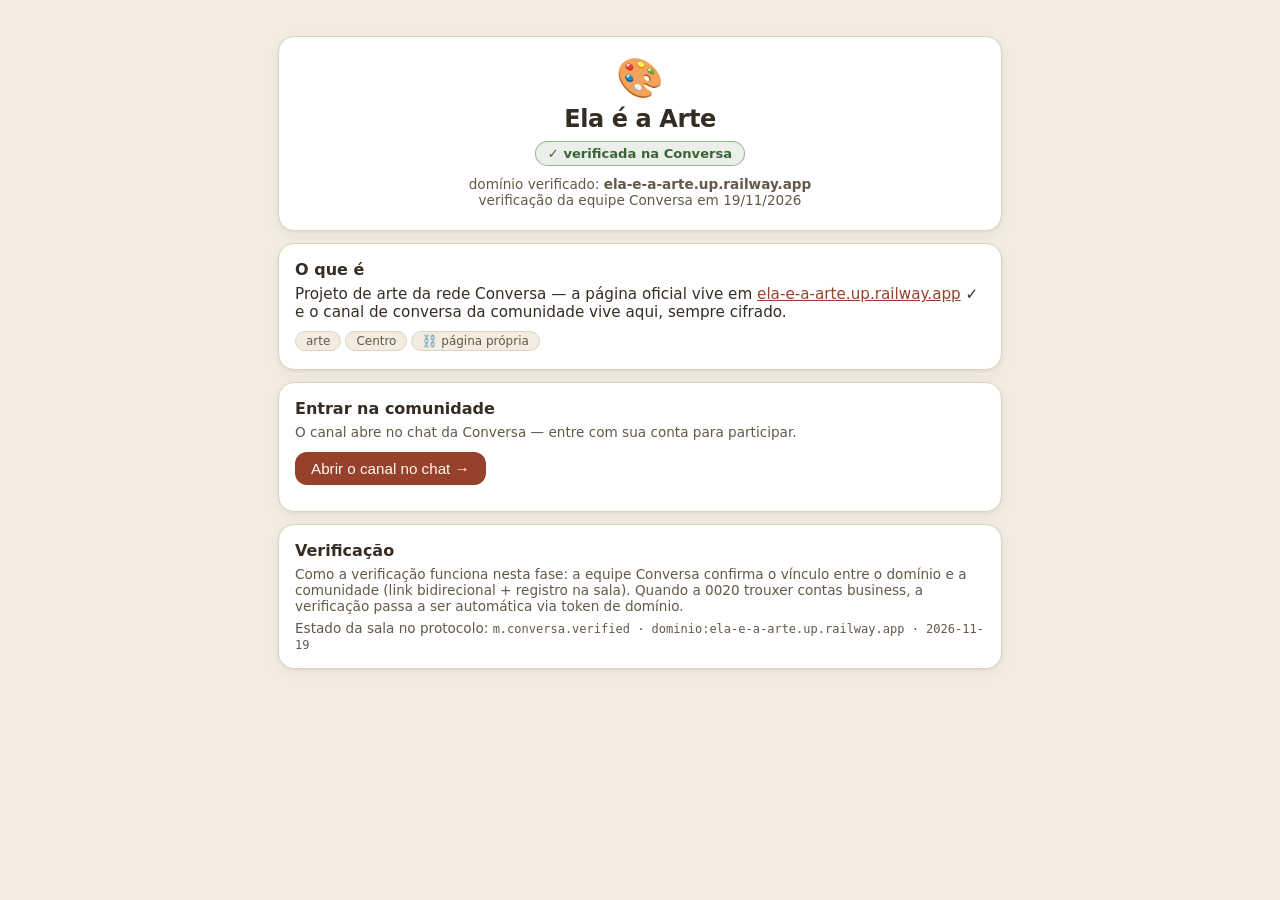
<file: html/ela-e-a-arte.html>
<!DOCTYPE html>
<html lang="pt-BR">
<head>
<meta charset="utf-8">
<meta name="viewport" content="width=device-width, initial-scale=1">
<title>Ela é a Arte — página verificada na Conversa</title>
<meta name="description" content="Página verificada da rede Conversa: Ela é a Arte — ela-e-a-arte.up.railway.app">
<link rel="icon" type="image/svg+xml" href="/icons/conversa.svg">
<style>
:root { color-scheme: light; }
* { box-sizing: border-box; margin: 0; }
body { background: #f2ece1; color: #352d24; font-family: system-ui, -apple-system, sans-serif; max-width: 760px; margin-inline: auto; padding: 24px 18px 60px; }
.card { background: #ffffff; border: 1px solid #dcd3c2; border-radius: 16px; padding: 16px; margin: 12px 0; box-shadow: 0 1px 3px rgb(53 45 36 / 0.06), 0 4px 14px rgb(53 45 36 / 0.05); }
.chip { display: inline-block; background: #f2ece1; border: 1px solid #dcd3c2; border-radius: 999px; padding: 2px 10px; font-size: 0.75rem; margin: 2px 4px 2px 0; color: #635849; }
.verificada { display: inline-flex; align-items: center; gap: 6px; background: rgb(59 100 54 / 0.1); border: 1px solid rgb(59 100 54 / 0.45); color: #3b6436; border-radius: 999px; padding: 4px 12px; font-size: 0.82rem; font-weight: 700; }
a { color: #96412b; }
.muted { color: #635849; font-size: 0.85rem; }
h1 { font-size: 1.5rem; font-weight: 750; letter-spacing: -0.4px; }
h2 { font-size: 1rem; margin: 20px 0 8px; }
.atual { border-left: 3px solid #dcd3c2; padding: 4px 0 4px 10px; margin: 6px 0; font-size: 0.9rem; color: #635849; }
.atual b { color: #352d24; }
#canal { display: none; }
button { background: #96412b; color: #fff8ef; border: 0; border-radius: 12px; padding: 8px 16px; font-size: 0.95rem; cursor: pointer; margin: 4px 0; }
button.sec { background: #e9e1d2; color: #352d24; border: 1px solid #dcd3c2; }
</style>
</head>
<body>
<div class="card" style="text-align:center;padding:22px">
  <div style="font-size:2.4rem;line-height:1">🎨</div>
  <h1 style="margin-top:8px">Ela é a Arte</h1>
  <div class="verificada" style="margin-top:8px">✓ verificada na Conversa</div>
  <p class="muted" style="margin-top:10px">domínio verificado: <b>ela-e-a-arte.up.railway.app</b><br>
  verificação da equipe Conversa em 19/11/2026</p>
</div>

<div class="card">
  <h2 style="margin:0 0 6px">O que é</h2>
  <p style="font-size:0.95rem">Projeto de arte da rede Conversa — a página oficial vive em
  <a href="https://ela-e-a-arte.up.railway.app/" target="_blank" rel="noopener">ela-e-a-arte.up.railway.app</a> ✓
  e o canal de conversa da comunidade vive aqui, sempre cifrado.</p>
  <p style="margin-top:8px"><span class="chip">arte</span><span class="chip">Centro</span><span class="chip">⛓️ página própria</span></p>
</div>

<div class="card">
  <h2 style="margin:0 0 6px">Entrar na comunidade</h2>
  <p class="muted" style="margin-bottom:8px">O canal abre no chat da Conversa — entre com sua conta para participar.</p>
  <button onclick="entrarCanal()">Abrir o canal no chat →</button>
  <div id="msg" class="muted" style="margin-top:6px"></div>
</div>

<div class="card">
  <h2 style="margin:0 0 6px">Verificação</h2>
  <p class="muted" style="font-size:0.85rem">Como a verificação funciona nesta fase: a equipe Conversa confirma o
  vínculo entre o domínio e a comunidade (link bidirecional + registro na sala). Quando a 0020 trouxer contas
  business, a verificação passa a ser automática via token de domínio.</p>
  <p class="muted" style="font-size:0.85rem;margin-top:6px">Estado da sala no protocolo:
  <code style="font-size:0.75rem">m.conversa.verified · dominio:ela-e-a-arte.up.railway.app · 2026-11-19</code></p>
</div>

<script type="module">
const ROOM = "!onucG5L4cFG9pBGAIYXyxaUQQHHOHZmSNiks4nAClbc";
const BASE = "https://tuwunel-production-642475dc.up.railway.app";
// feed público da página (world_readable — sem login pra ler os avisos)
try {
  const d = await (await fetch(`${BASE}/_matrix/client/v3/rooms/${encodeURIComponent(ROOM)}/messages?dir=b&limit=5`)).json();
  const ups = (d.chunk || []).filter(e => e.type === "m.room.message" && e.content?.body).slice(0, 3);
  const el = document.createElement("div");
  el.className = "card";
  el.innerHTML = `<h2 style="margin:0 0 6px">Avisos</h2>` + (ups.map(e =>
    `<div class="atual"><b>${new Date(e.origin_server_ts).toLocaleDateString("pt-BR", { day: "2-digit", month: "2-digit" })}</b> — ${e.content.body}</div>`).join("")
    || `<p class="muted">sem avisos ainda</p>`);
  document.body.appendChild(el);
} catch (e) {}
</script>

<script>
// entrar no canal: usa o token do Conversa se o usuário já logou no app; senão, manda pro app
window.entrarCanal = async function () {
  const ROOM = "!onucG5L4cFG9pBGAIYXyxaUQQHHOHZmSNiks4nAClbc";
  const tok = localStorage.getItem("conv_token") || localStorage.getItem("mx_access_token");
  const BASE = "https://tuwunel-production-642475dc.up.railway.app";
  const msg = document.getElementById("msg");
  if (!tok) { msg.innerHTML = "entre na Conversa primeiro: <a href='/index.html'>abrir o app</a>"; return; }
  try {
    const r = await fetch(`${BASE}/_matrix/client/v3/rooms/${encodeURIComponent(ROOM)}/join`, { method: "POST", headers: { Authorization: `Bearer ${tok}` }, body: "{}" });
    if (r.ok) { msg.innerHTML = "<span class='ok'>✓ você entrou — a sala abre no chat</span>"; location.hash = ""; window.open("/index.html#/room/" + encodeURIComponent(ROOM), "_blank"); }
    else msg.textContent = "falhou: " + r.status;
  } catch (e) { msg.textContent = "falhou: " + e.message; }
};
</script>
</body>
</html>
</file>
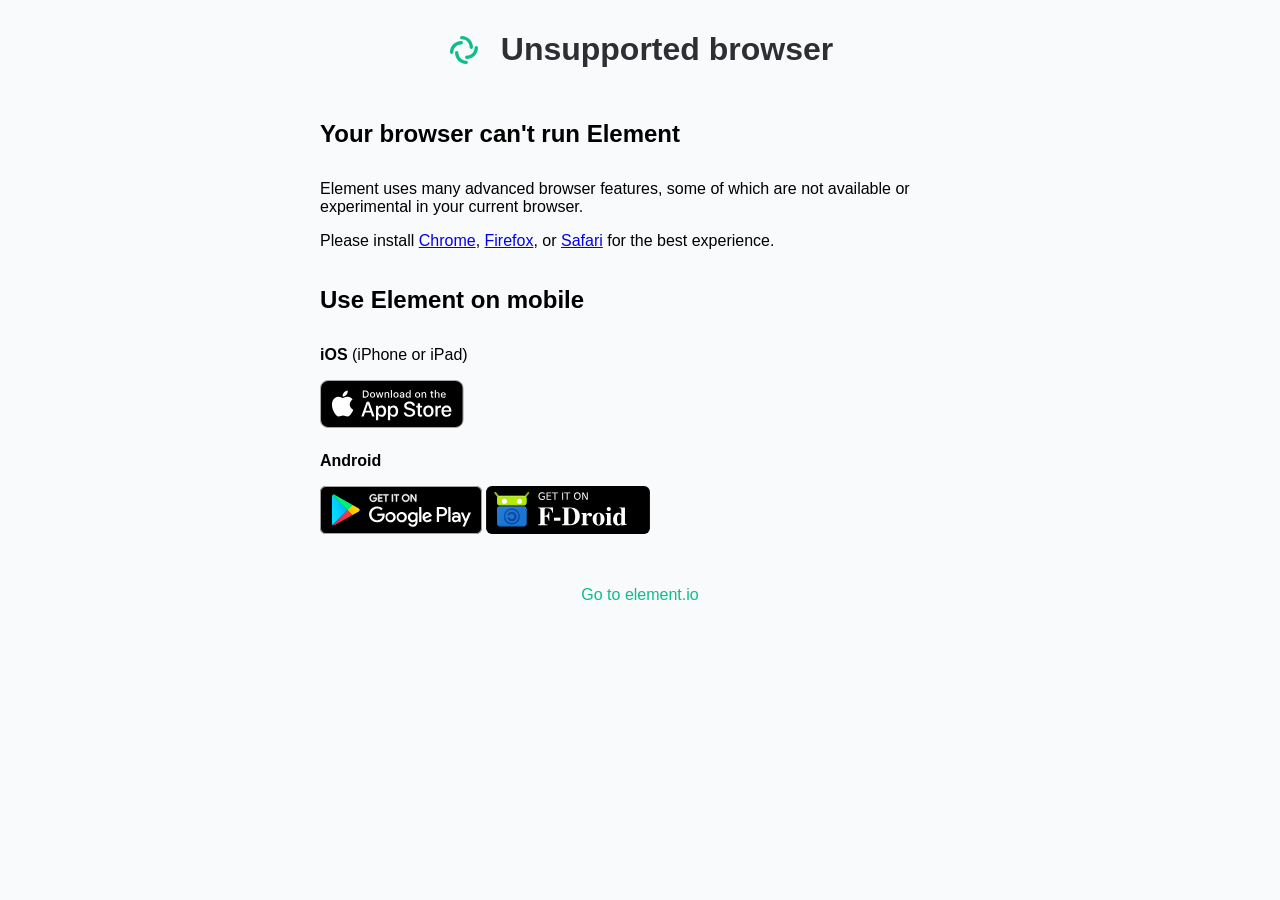
<file: html/static/incompatible-browser.html>
<meta name="viewport" content="width=device-width, initial-scale=1.0" />

<head>
    <style type="text/css">
        /* By default, hide the custom IS stuff - enabled in JS */
        #custom_is,
        #is_url {
            display: none;
        }

        html {
            height: 100%;
        }

        body {
            background: #f9fafb;
            max-width: 680px;
            margin: auto;
            font-family:
                -apple-system, BlinkMacSystemFont, "Segoe UI", Roboto, Helvetica, Arial, sans-serif,
                "Apple Color Emoji", "Segoe UI Emoji", "Segoe UI Symbol";
        }

        .mx_Button {
            border: 0;
            border-radius: 4px;
            font-size: 18px;
            margin-left: 4px;
            margin-right: 4px;
            min-width: 80px;
            background-color: #03b381;
            color: #fff;
            cursor: pointer;
            padding: 12px 22px;
            word-break: break-word;
            text-decoration: none;
        }

        .mx_Center {
            justify-content: center;
        }

        .mx_ClearDecoration {
            text-decoration: none !important;
        }

        .mx_HomePage_header {
            color: #2e2f32;
            display: flex;
            align-items: center;
            justify-content: center;
        }

        .mx_HomePage h3 {
            margin-top: 30px;
        }

        .mx_HomePage_col {
            display: flex;
            flex-direction: row;
        }

        .mx_HomePage_row {
            flex: 1 1 0;
            display: flex;
            flex-direction: row;
            flex-wrap: wrap;
        }

        .mx_HomePage_logo {
            margin-right: 20px;
            margin-top: -10px;
        }

        .mx_HomePage_container {
            display: block !important;
            margin: 10px 20px;
        }

        .mx_HomePage_container h1,
        .mx_HomePage_container h2 {
            font-weight: 600;
            margin-bottom: 32px;
        }

        .mx_Spacer {
            margin-top: 24px;
        }

        .mx_FooterLink {
            color: #0dbd8b;
            text-decoration: none;
        }

        .mx_Subtext {
            font-size: 14px;
        }

        .mx_SubtextTop {
            margin-top: 32px;
        }

        @media screen and (max-width: 1120px) {
            body {
                font-size: 20px;
            }

            h1 {
                font-size: 20px;
            }

            h4 {
                font-size: 16px;
            }

            .mx_Button {
                font-size: 18px;
                padding: 14px 28px;
            }

            .mx_HomePage_header {
                justify-content: left;
            }

            .mx_Spacer {
                margin-top: 24px;
            }
        }
    </style>

    <meta name="apple-itunes-app" content="app-id=id1083446067" />
</head>

<body>
    <div class="mx_HomePage_container">
        <div class="mx_HomePage_header">
            <span class="mx_HomePage_logo">
                <svg width="34" height="42" viewBox="0 0 34 42" fill="none" xmlns="http://www.w3.org/2000/svg">
                    <path
                        fill-rule="evenodd"
                        clip-rule="evenodd"
                        d="M13.08 8.68C13.08 7.75216 13.8321 7 14.76 7C20.9456 7 25.96 12.0144 25.96 18.2C25.96 19.1278 25.2078 19.88 24.28 19.88C23.3521 19.88 22.6 19.1278 22.6 18.2C22.6 13.8701 19.0899 10.36 14.76 10.36C13.8321 10.36 13.08 9.60784 13.08 8.68Z"
                        fill="#0DBD8B"
                    />
                    <path
                        fill-rule="evenodd"
                        clip-rule="evenodd"
                        d="M20.92 33.32C20.92 34.2478 20.1679 35 19.24 35C13.0544 35 8.04001 29.9856 8.04001 23.8C8.04001 22.8722 8.79217 22.12 9.72001 22.12C10.6478 22.12 11.4 22.8722 11.4 23.8C11.4 28.1299 14.9101 31.64 19.24 31.64C20.1679 31.64 20.92 32.3922 20.92 33.32Z"
                        fill="#0DBD8B"
                    />
                    <path
                        fill-rule="evenodd"
                        clip-rule="evenodd"
                        d="M4.68 24.9199C3.75216 24.9199 3 24.1678 3 23.2399C3 17.0543 8.01441 12.0399 14.2 12.0399C15.1278 12.0399 15.88 12.7921 15.88 13.7199C15.88 14.6478 15.1278 15.3999 14.2 15.3999C9.87009 15.3999 6.36 18.91 6.36 23.2399C6.36 24.1678 5.60784 24.9199 4.68 24.9199Z"
                        fill="#0DBD8B"
                    />
                    <path
                        fill-rule="evenodd"
                        clip-rule="evenodd"
                        d="M29.32 17.0801C30.2478 17.0801 31 17.8322 31 18.7601C31 24.9457 25.9856 29.9601 19.8 29.9601C18.8722 29.9601 18.12 29.2079 18.12 28.2801C18.12 27.3522 18.8722 26.6001 19.8 26.6001C24.1299 26.6001 27.64 23.09 27.64 18.7601C27.64 17.8322 28.3922 17.0801 29.32 17.0801Z"
                        fill="#0DBD8B"
                    />
                </svg>
            </span>
            <h1>Unsupported browser</h1>
        </div>
        <div class="mx_HomePage_col">
            <div class="mx_HomePage_row">
                <div>
                    <h2 id="step1_heading">Your browser can't run Element</h2>
                    <p>
                        Element uses many advanced browser features, some of which are not available or experimental in
                        your current browser.
                    </p>
                    <p>
                        Please install <a href="https://www.google.com/chrome">Chrome</a>,
                        <a href="https://firefox.com">Firefox</a>, or <a href="https://apple.com/safari">Safari</a> for
                        the best experience.
                    </p>
                </div>
            </div>
        </div>
        <div class="mx_HomePage_col">
            <div class="mx_HomePage_row">
                <div>
                    <h2 id="step2_heading">Use Element on mobile</h2>
                    <p><strong>iOS</strong> (iPhone or iPad)</p>
                    <a href="https://apps.apple.com/app/vector/id1083446067" target="_blank" class="mx_ClearDecoration">
                        <svg
                            width="144px"
                            height="48px"
                            viewBox="0 0 120 40"
                            version="1.1"
                            xmlns="http://www.w3.org/2000/svg"
                            xmlns:xlink="http://www.w3.org/1999/xlink"
                        >
                            <desc>Download on the App Store.</desc>
                            <defs></defs>
                            <g id="Page-1" stroke="none" stroke-width="1" fill="none" fill-rule="evenodd">
                                <g id="App-Store-badge" fill-rule="nonzero">
                                    <g id="Group">
                                        <g id="Shape">
                                            <path
                                                d="M110.13477,0 L9.53468,0 C9.16798,0 8.80568,0 8.43995,0.002 C8.1338,0.004 7.83009,0.00981 7.521,0.0147 C6.84951368,0.0226018036 6.17960647,0.0816762599 5.5171,0.19141 C4.85552408,0.303532628 4.21467252,0.51491574 3.61622,0.81841 C3.01849941,1.12447171 2.47234502,1.52216753 1.99757,1.99707 C1.5203025,2.47063699 1.12246318,3.01801638 0.81935,3.61816 C0.515400242,4.21710912 0.304640498,4.8589383 0.19435,5.52148 C0.0830109412,6.18318491 0.0230983806,6.85252054 0.01515,7.52348 C0.00587,7.83008 0.00489,8.1377 0,8.44434 L0,31.5586 C0.00489,31.8691 0.00587,32.1699 0.01515,32.4805 C0.023100818,33.1514262 0.0830133796,33.8207284 0.19435,34.4824 C0.304335953,35.145329 0.515108158,35.7875266 0.81935,36.3867 C1.12232555,36.9849029 1.52022081,37.5300662 1.99757,38.001 C2.47054482,38.478014 3.01705224,38.8759804 3.61622,39.1797 C4.21466797,39.4840065 4.85545044,39.6966478 5.5171,39.8105 C6.1797191,39.9193547 6.84955741,39.9784532 7.521,39.9873 C7.83009,39.9941 8.1338,39.998 8.43995,39.998 C8.80567,40 9.168,40 9.53468,40 L110.13477,40 C110.49417,40 110.85937,40 111.21877,39.998 C111.52347,39.998 111.83597,39.9941 112.14067,39.9873 C112.810843,39.9789237 113.47942,39.9198215 114.14067,39.8105 C114.804454,39.6958464 115.447534,39.4832614 116.04887,39.1797 C116.647497,38.8758046 117.1935,38.4778491 117.66607,38.001 C118.142188,37.5282218 118.540932,36.9834573 118.84767,36.3867 C119.149629,35.7870908 119.358395,35.1449445 119.46677,34.4824 C119.578285,33.8206376 119.640323,33.1514843 119.65237,32.4805 C119.65627,32.1699 119.65627,31.8691 119.65627,31.5586 C119.66407,31.1953 119.66407,30.834 119.66407,30.4648 L119.66407,9.53613 C119.66407,9.16992 119.66407,8.80664 119.65627,8.44434 C119.65627,8.1377 119.65627,7.83008 119.65237,7.52344 C119.640326,6.85242244 119.578287,6.18323567 119.46677,5.52144 C119.358093,4.8592816 119.149339,4.21750328 118.84767,3.61812 C118.230394,2.41519608 117.251573,1.4360254 116.04887,0.81832 C115.447532,0.51556738 114.804383,0.30424041 114.14067,0.19132 C113.479535,0.0811027831 112.810888,0.0220077649 112.14067,0.01456 C111.83597,0.00968 111.52347,0.00382 111.21877,0.00187 C110.85937,-0.00013 110.49417,-0.00013 110.13477,-0.00013 L110.13477,0 Z"
                                                fill="#A6A6A6"
                                            ></path>
                                            <path
                                                d="M8.44483,39.125 C8.14015,39.125 7.84283,39.1211 7.54054,39.1143 C6.91432177,39.1061407 6.28956717,39.051625 5.6714,38.9512 C5.0949903,38.8519282 4.53660424,38.6672645 4.01466,38.4033 C3.4975017,38.1415227 3.02581177,37.7982729 2.61766,37.3867 C2.20360033,36.9799753 1.85887673,36.508244 1.59715,35.9902 C1.33253926,35.4687891 1.14941288,34.9098996 1.05415,34.333 C0.951274358,33.7131149 0.895614374,33.0863132 0.88765,32.458 C0.88131,32.2471 0.87301,31.5449 0.87301,31.5449 L0.87301,8.44434 C0.87301,8.44434 0.88185,7.75293 0.8877,7.5498 C0.895325827,6.92248205 0.950662148,6.2966531 1.05323,5.67773 C1.14866872,5.09925008 1.33193687,4.53874887 1.59669,4.01563 C1.85745482,3.49794385 2.20026458,3.02586029 2.61183,2.61768 C3.02293283,2.20562142 3.49613161,1.86060412 4.01417,1.59521 C4.53491467,1.3320936 5.09224545,1.14873255 5.66749,1.05127 C6.28768733,0.949836139 6.91461084,0.894996084 7.543,0.88721 L8.44532,0.875 L111.21387,0.875 L112.12697,0.8877 C112.749643,0.895099198 113.370872,0.949450006 113.98537,1.05029 C114.566438,1.14897507 115.129577,1.33361553 115.65627,1.59814 C116.694088,2.13298605 117.538542,2.97916295 118.07127,4.01807 C118.331797,4.53757756 118.512239,5.09350676 118.60647,5.66699 C118.710259,6.29099138 118.768347,6.92173834 118.78027,7.5542 C118.78317,7.8374 118.78317,8.1416 118.78317,8.44434 C118.79107,8.81934 118.79107,9.17627 118.79107,9.53613 L118.79107,30.4648 C118.79107,30.8281 118.79107,31.1826 118.78317,31.54 C118.78317,31.8652 118.78317,32.1631 118.77927,32.4697 C118.767605,33.0908757 118.710486,33.7103642 118.60837,34.3232 C118.51506,34.9042612 118.33293,35.4675131 118.06837,35.9932 C117.804793,36.5056211 117.462049,36.9732662 117.05277,37.3789 C116.644251,37.7926846 116.171729,38.1379427 115.65337,38.4014 C115.128136,38.6673937 114.565826,38.8527403 113.98537,38.9512 C113.36725,39.052161 112.742435,39.1066802 112.11617,39.1143 C111.82327,39.1211 111.51657,39.125 111.21877,39.125 L110.13477,39.127 L8.44483,39.125 Z"
                                                fill="#000000"
                                            ></path>
                                        </g>
                                        <g id="_Group_" transform="translate(9.000000, 8.000000)" fill="#FFFFFF">
                                            <g id="_Group_2">
                                                <g id="_Group_3">
                                                    <path
                                                        d="M15.76888,12.30068 C15.790737,10.6042091 16.6801229,9.03718611 18.12544,8.14862 C17.2095126,6.84051277 15.730392,6.04087835 14.13428,5.99094 C12.45504,5.81468 10.82709,6.99577 9.97138,6.99577 C9.09911,6.99577 7.78161,6.00844 6.36288,6.03763 C4.49620126,6.09793842 2.79813717,7.13352548 1.88996,8.7655 C-0.04404,12.11392 1.39855,17.03497 3.25116,19.74158 C4.17806,21.06693 5.26134,22.54738 6.67879,22.49488 C8.06585,22.43735 8.58389,21.6104 10.25819,21.6104 C11.91695,21.6104 12.40298,22.49488 13.84919,22.4615 C15.33757,22.43734 16.27532,21.13026 17.1697,19.79236 C17.8356761,18.8479997 18.3481437,17.8042759 18.68812,16.69985 C16.9203766,15.9521813 15.7709432,14.2200343 15.76888,12.30068 Z"
                                                        id="_Path_"
                                                    ></path>
                                                    <path
                                                        d="M13.03725,4.21089 C13.8487766,3.23668191 14.248585,1.98450245 14.15177,0.72027 C12.9119378,0.850490487 11.7666802,1.44304968 10.94419,2.37988 C10.1320187,3.30418903 9.72057463,4.51343268 9.80048,5.74127 C11.0569368,5.75420677 12.2499161,5.19015322 13.03725,4.21089 Z"
                                                        id="_Path_2"
                                                    ></path>
                                                </g>
                                            </g>
                                            <g id="Group" transform="translate(25.000000, 9.000000)">
                                                <path
                                                    d="M8.30227,10.13965 L3.56887,10.13965 L2.43215,13.4961 L0.42727,13.4961 L4.91067,1.0781 L6.99367,1.0781 L11.47707,13.4961 L9.438,13.4961 L8.30227,10.13965 Z M4.0591,8.59082 L7.8111,8.59082 L5.96149,3.14355 L5.90973,3.14355 L4.0591,8.59082 Z"
                                                    id="Shape"
                                                ></path>
                                                <path
                                                    d="M21.15969,8.96973 C21.15969,11.78321 19.65383,13.59082 17.38137,13.59082 C16.2067553,13.6522646 15.1003324,13.0370307 14.53274,12.00682 L14.48974,12.00682 L14.48974,16.4912 L12.63134,16.4912 L12.63134,4.44238 L14.4302,4.44238 L14.4302,5.94824 L14.46438,5.94824 C15.0571883,4.92448792 16.1648043,4.30951884 17.34719,4.34765 C19.645,4.34766 21.15969,6.16406 21.15969,8.96973 Z M19.24953,8.96973 C19.24953,7.13673 18.30226,5.93164 16.85695,5.93164 C15.43703,5.93164 14.48195,7.16211 14.48195,8.96973 C14.48195,10.79395 15.43703,12.01563 16.85695,12.01563 C18.30227,12.01563 19.24953,10.81934 19.24953,8.96973 Z"
                                                    id="Shape"
                                                ></path>
                                                <path
                                                    d="M31.12453,8.96973 C31.12453,11.78321 29.61867,13.59082 27.34621,13.59082 C26.1715953,13.6522646 25.0651724,13.0370307 24.49758,12.00682 L24.45458,12.00682 L24.45458,16.4912 L22.59618,16.4912 L22.59618,4.44238 L24.395,4.44238 L24.395,5.94824 L24.42918,5.94824 C25.0219926,4.92448854 26.1296128,4.30952307 27.312,4.34766 C29.60988,4.34766 31.12453,6.16406 31.12453,8.96973 Z M29.21437,8.96973 C29.21437,7.13673 28.2671,5.93164 26.82179,5.93164 C25.40187,5.93164 24.44679,7.16211 24.44679,8.96973 C24.44679,10.79395 25.40187,12.01563 26.82179,12.01563 C28.26711,12.01563 29.21438,10.81934 29.21438,8.96973 L29.21437,8.96973 Z"
                                                    id="Shape"
                                                ></path>
                                                <path
                                                    d="M37.71047,10.03613 C37.84817,11.26758 39.04447,12.07613 40.67922,12.07613 C42.24563,12.07613 43.37258,11.26754 43.37258,10.15718 C43.37258,9.19331 42.69289,8.61618 41.08352,8.22066 L39.47415,7.83296 C37.19388,7.28218 36.13528,6.21577 36.13528,4.4853 C36.13528,2.34272 38.00247,0.87104 40.65383,0.87104 C43.27783,0.87104 45.07668,2.34272 45.13723,4.4853 L43.26123,4.4853 C43.14893,3.24604 42.12451,2.498 40.62744,2.498 C39.13037,2.498 38.10596,3.25484 38.10596,4.3564 C38.10596,5.23433 38.76026,5.75093 40.36084,6.1464 L41.729,6.48234 C44.27685,7.08488 45.33545,8.10834 45.33545,9.92472 C45.33545,12.24796 43.48486,13.70304 40.5415,13.70304 C37.78759,13.70304 35.92822,12.28214 35.8081,10.03604 L37.71047,10.03613 Z"
                                                    id="Shape"
                                                ></path>
                                                <path
                                                    d="M49.34621,2.2998 L49.34621,4.44238 L51.06789,4.44238 L51.06789,5.91406 L49.34621,5.91406 L49.34621,10.90527 C49.34621,11.68066 49.69094,12.04199 50.44777,12.04199 C50.6521614,12.0384259 50.8562221,12.0240726 51.0591,11.99899 L51.0591,13.46188 C50.7188283,13.5254596 50.3729708,13.5542545 50.02687,13.54782 C48.19387,13.54782 47.47902,12.85934 47.47902,11.10348 L47.47902,5.91406 L46.16262,5.91406 L46.16262,4.44238 L47.479,4.44238 L47.479,2.2998 L49.34621,2.2998 Z"
                                                    id="Shape"
                                                ></path>
                                                <path
                                                    d="M52.065,8.96973 C52.065,6.1211 53.74273,4.33106 56.35895,4.33106 C58.98395,4.33106 60.65387,6.12106 60.65387,8.96973 C60.65387,11.82618 58.99274,13.6084 56.35895,13.6084 C53.72609,13.6084 52.065,11.82617 52.065,8.96973 Z M58.76031,8.96973 C58.76031,7.01563 57.8648,5.86231 56.35894,5.86231 C54.85308,5.86231 53.95855,7.02442 53.95855,8.96973 C53.95855,10.93164 54.85308,12.07618 56.35894,12.07618 C57.8648,12.07618 58.76027,10.93164 58.76027,8.96973 L58.76031,8.96973 Z"
                                                    id="Shape"
                                                ></path>
                                                <path
                                                    d="M62.18606,4.44238 L63.95852,4.44238 L63.95852,5.98338 L64.00152,5.98338 C64.248696,4.99136841 65.1576526,4.30863156 66.17925,4.34764 C66.393414,4.34689223 66.6069872,4.37015075 66.81597,4.41698 L66.81597,6.15526 C66.545601,6.07264332 66.2635596,6.03471129 65.98097,6.04296 C65.4346182,6.02079544 64.9058709,6.23853473 64.5335615,6.63900597 C64.161252,7.03947722 63.9825766,7.58267074 64.04445,8.12596 L64.04445,13.49608 L62.18605,13.49608 L62.18606,4.44238 Z"
                                                    id="Shape"
                                                ></path>
                                                <path
                                                    d="M75.3843,10.83691 C75.1343,12.48046 73.53371,13.60839 71.48586,13.60839 C68.85207,13.60839 67.21731,11.84374 67.21731,9.01269 C67.21731,6.17285 68.86086,4.33105 71.40774,4.33105 C73.91262,4.33105 75.48782,6.05175 75.48782,8.79687 L75.48782,9.43359 L69.09329,9.43359 L69.09329,9.54589 C69.0335874,10.2199216 69.2663316,10.8871194 69.7323199,11.3777699 C70.1983083,11.8684204 70.8526275,12.1352333 71.52884,12.11034 C72.4306823,12.1948396 73.2809431,11.6769777 73.61966,10.8369 L75.3843,10.83691 Z M69.1020624,8.13477 L73.62844,8.13476 C73.6621655,7.52909749 73.4416965,6.93682308 73.0201501,6.50063155 C72.5986036,6.06444001 72.0142008,5.82388041 71.40774,5.83691 C70.7964818,5.83326223 70.2090907,6.07393463 69.7761255,6.50543324 C69.3431603,6.93693186 69.1004963,7.52350292 69.1020624,8.13477 Z"
                                                    id="Shape"
                                                ></path>
                                            </g>
                                        </g>
                                    </g>
                                    <g id="_Group_4" transform="translate(35.000000, 8.000000)" fill="#FFFFFF">
                                        <g id="Group">
                                            <path
                                                d="M2.82619,0.731 C3.61513656,0.674384181 4.38789226,0.974547428 4.93176129,1.54887182 C5.47563032,2.12319621 5.73328587,2.91114479 5.63381,3.69584 C5.63381,5.60209 4.60354,6.69784 2.82619,6.69784 L0.67092,6.69784 L0.67092,0.731 L2.82619,0.731 Z M1.59767,5.854 L2.72267,5.854 C3.28649194,5.88770201 3.83548652,5.66555901 4.21721851,5.24925179 C4.5989505,4.83294457 4.77277961,4.26679442 4.69044,3.708 C4.76678901,3.15152453 4.59045658,2.59004622 4.20967108,2.17713398 C3.82888557,1.76422175 3.28349567,1.5430863 2.72267,1.57421 L1.59767,1.57421 L1.59767,5.854 Z"
                                                id="Shape"
                                            ></path>
                                            <path
                                                d="M6.68068,4.44434 C6.60346713,3.63722505 6.99048366,2.85611193 7.67941593,2.42859737 C8.36834819,2.0010828 9.24008181,2.0010828 9.92901407,2.42859737 C10.6179463,2.85611193 11.0049629,3.63722505 10.92775,4.44434 C11.0064319,5.25232226 10.6197687,6.03495038 9.93022554,6.4633853 C9.24068243,6.89182022 8.36774757,6.89182022 7.67820446,6.4633853 C6.98866134,6.03495038 6.60199806,5.25232226 6.68068,4.44434 Z M10.01368,4.44434 C10.01368,3.46827 9.5752,2.89747 8.80568,2.89747 C8.03322,2.89747 7.59868,3.46827 7.59868,4.44435 C7.59868,5.42824 8.03325,5.99464 8.80568,5.99464 C9.57522,5.99463 10.01369,5.42432 10.01369,4.44434 L10.01368,4.44434 Z"
                                                id="Shape"
                                            ></path>
                                            <polygon
                                                id="Shape"
                                                points="16.57326 6.69775 15.65139 6.69775 14.72073 3.38134 14.65042 3.38134 13.72366 6.69775 12.81057 6.69775 11.56936 2.19482 12.47073 2.19482 13.27737 5.63082 13.34378 5.63082 14.26956 2.19482 15.1221 2.19482 16.04788 5.63082 16.11819 5.63082 16.92092 2.19482 17.80959 2.19482"
                                            ></polygon>
                                            <path
                                                d="M18.85354,2.19482 L19.709,2.19482 L19.709,2.91015 L19.77541,2.91015 C20.0063449,2.38347794 20.5459729,2.06130747 21.11916,2.1079 C21.5629768,2.07453177 21.9978859,2.2447899 22.3010908,2.57060207 C22.6042957,2.89641424 22.7428931,3.34242376 22.67775,3.7827 L22.67775,6.6977 L21.78908,6.6977 L21.78908,4.00586 C21.78908,3.28223 21.47463,2.92236 20.8174,2.92236 C20.5163658,2.90833912 20.2242202,3.02648257 20.0175546,3.24581678 C19.810889,3.465151 19.710315,3.76380101 19.7422,4.06347 L19.7422,6.69775 L18.85353,6.69775 L18.85354,2.19482 Z"
                                                id="Shape"
                                            ></path>
                                            <polygon
                                                id="Shape"
                                                points="24.09377 0.437 24.98244 0.437 24.98244 6.69774 24.09377 6.69774"
                                            ></polygon>
                                            <path
                                                d="M26.21779,4.44434 C26.1406364,3.63717225 26.527714,2.85603936 27.2166974,2.4285182 C27.9056808,2.00099704 28.7774592,2.00099704 29.4664426,2.4285182 C30.155426,2.85603936 30.5425036,3.63717225 30.46535,4.44434 C30.543932,5.25235119 30.1571979,6.03495719 29.4676205,6.46337324 C28.7780432,6.89178929 27.9050968,6.89178929 27.2155195,6.46337324 C26.5259421,6.03495719 26.139208,5.25235119 26.21779,4.44434 Z M29.55079,4.44434 C29.55079,3.46827 29.11231,2.89747 28.34279,2.89747 C27.57033,2.89747 27.13579,3.46827 27.13579,4.44435 C27.13579,5.42824 27.57036,5.99464 28.34279,5.99464 C29.11232,5.99463 29.5508,5.42432 29.5508,4.44434 L29.55079,4.44434 Z"
                                                id="Shape"
                                            ></path>
                                            <path
                                                d="M31.4009,5.42432 C31.4009,4.61377 32.00442,4.14649 33.0757,4.08008 L34.29543,4.00977 L34.29543,3.6211 C34.29543,3.14551 33.98098,2.87696 33.37356,2.87696 C32.87747,2.87696 32.53372,3.05909 32.43508,3.37745 L31.57473,3.37745 C31.66555,2.60401 32.39309,2.10792 33.41457,2.10792 C34.54348,2.10792 35.1802,2.66992 35.1802,3.6211 L35.1802,6.69776 L34.32473,6.69776 L34.32473,6.06495 L34.25442,6.06495 C33.9638686,6.52707633 33.4471736,6.79716323 32.90188,6.77195 C32.5196161,6.81171181 32.1383711,6.68791066 31.8523958,6.43115244 C31.5664205,6.17439423 31.4024061,5.80864331 31.4009,5.42432 Z M34.29543,5.03955 L34.29543,4.66309 L33.19582,4.7334 C32.5757,4.7749 32.29445,4.98584 32.29445,5.38281 C32.29445,5.78808 32.64601,6.02392 33.12945,6.02392 C33.4156361,6.05288986 33.7013264,5.96447505 33.9211204,5.77891559 C34.1409144,5.59335613 34.2759916,5.32654106 34.29543,5.03955 Z"
                                                id="Shape"
                                            ></path>
                                            <path
                                                d="M36.34816,4.44434 C36.34816,3.02149 37.07961,2.12012 38.2173,2.12012 C38.7917768,2.09365013 39.3298275,2.40147287 39.59816,2.91012 L39.66457,2.91012 L39.66457,0.437 L40.55324,0.437 L40.55324,6.69774 L39.70168,6.69774 L39.70168,5.98631 L39.63137,5.98631 C39.3427542,6.49073698 38.7980745,6.79335648 38.21731,6.77195 C37.0718,6.772 36.34816,5.87061 36.34816,4.44434 Z M37.26616,4.44434 C37.26616,5.39942 37.71636,5.97413 38.46929,5.97413 C39.21829,5.97413 39.6812,5.39113 39.6812,4.44825 C39.6812,3.50977 39.21343,2.91846 38.46929,2.91846 C37.72121,2.91846 37.26613,3.49707 37.26613,4.44434 L37.26616,4.44434 Z"
                                                id="Shape"
                                            ></path>
                                            <path
                                                d="M44.23,4.44434 C44.1527871,3.63722505 44.5398037,2.85611193 45.2287359,2.42859737 C45.9176682,2.0010828 46.7894018,2.0010828 47.4783341,2.42859737 C48.1672663,2.85611193 48.5542829,3.63722505 48.47707,4.44434 C48.5557519,5.25232226 48.1690887,6.03495038 47.4795455,6.4633853 C46.7900024,6.89182022 45.9170676,6.89182022 45.2275245,6.4633853 C44.5379813,6.03495038 44.1513181,5.25232226 44.23,4.44434 Z M47.563,4.44434 C47.563,3.46827 47.12452,2.89747 46.355,2.89747 C45.58254,2.89747 45.148,3.46827 45.148,4.44435 C45.148,5.42824 45.58257,5.99464 46.355,5.99464 C47.12453,5.99463 47.563,5.42432 47.563,4.44434 Z"
                                                id="Shape"
                                            ></path>
                                            <path
                                                d="M49.66945,2.19482 L50.52492,2.19482 L50.52492,2.91015 L50.59133,2.91015 C50.8222649,2.38347794 51.3618929,2.06130747 51.93508,2.1079 C52.3788968,2.07453177 52.8138059,2.2447899 53.1170108,2.57060207 C53.4202157,2.89641424 53.5588131,3.34242376 53.49367,3.7827 L53.49367,6.6977 L52.605,6.6977 L52.605,4.00586 C52.605,3.28223 52.29055,2.92236 51.63332,2.92236 C51.3322858,2.90833912 51.0401402,3.02648257 50.8334746,3.24581678 C50.626809,3.465151 50.526235,3.76380101 50.55812,4.06347 L50.55812,6.69775 L49.66945,6.69775 L49.66945,2.19482 Z"
                                                id="Shape"
                                            ></path>
                                            <path
                                                d="M58.51516,1.07373 L58.51516,2.21533 L59.49075,2.21533 L59.49075,2.96387 L58.51516,2.96387 L58.51516,5.2793 C58.51516,5.75098 58.7095,5.95752 59.15188,5.95752 C59.2651356,5.95715754 59.3782775,5.95030966 59.49075,5.93701 L59.49075,6.67724 C59.3311595,6.70579072 59.1694656,6.72098004 59.00735,6.72265 C58.01907,6.72265 57.62551,6.37499 57.62551,5.50683 L57.62551,2.96383 L56.91067,2.96383 L56.91067,2.21529 L57.62551,2.21529 L57.62551,1.07373 L58.51516,1.07373 Z"
                                                id="Shape"
                                            ></path>
                                            <path
                                                d="M60.70461,0.437 L61.58547,0.437 L61.58547,2.91845 L61.65578,2.91845 C61.8978078,2.38716856 62.4468801,2.06458754 63.02878,2.11181 C63.4700766,2.08779728 63.8990983,2.26180371 64.1989893,2.58643385 C64.4988802,2.91106399 64.6384049,3.35250564 64.57956,3.79052 L64.57956,6.69775 L63.69,6.69775 L63.69,4.00975 C63.69,3.29051 63.355,2.92625 62.72711,2.92625 C62.417939,2.90089367 62.1133391,3.01329096 61.8947423,3.2333935 C61.6761456,3.45349605 61.5658419,3.75886031 61.59332,4.06785 L61.59332,6.69773 L60.70465,6.69773 L60.70461,0.437 Z"
                                                id="Shape"
                                            ></path>
                                            <path
                                                d="M69.76125,5.48193 C69.512057,6.33130948 68.6900989,6.88010304 67.81008,6.78466 C67.2096439,6.8005102 66.6325914,6.5516307 66.2320282,6.10405516 C65.8314651,5.65647963 65.6478864,5.05545594 65.73,4.46045 C65.6500674,3.86379048 65.8329582,3.26180373 66.2312908,2.81044696 C66.6296234,2.35909018 67.204202,2.10277675 67.80617,2.10791 C69.0591,2.10791 69.81496,2.96391 69.81496,4.37791 L69.81496,4.688 L66.63527,4.688 L66.63527,4.7378 C66.607132,5.07194014 66.7212507,5.40244775 66.9495608,5.6480407 C67.1778709,5.89363365 67.4991879,6.03152392 67.83449,6.0278 C68.2692619,6.07999468 68.6924825,5.86433304 68.90578,5.4819 L69.76125,5.48193 Z M66.63525,4.03076 L68.90966,4.03076 C68.9323129,3.72516044 68.8248585,3.42420507 68.6137769,3.20205909 C68.4026954,2.97991311 68.1076175,2.85723623 67.80126,2.86426 C67.490752,2.86035891 67.191828,2.98202124 66.9722963,3.20164888 C66.7527647,3.42127653 66.6312331,3.72025374 66.63527,4.03076 L66.63525,4.03076 Z"
                                                id="Shape"
                                            ></path>
                                        </g>
                                    </g>
                                </g>
                            </g>
                        </svg>
                    </a>
                    <p class="mx_Spacer"><strong>Android</strong></p>
                    <a
                        href="https://play.google.com/store/apps/details?id=im.vector.app"
                        target="_blank"
                        class="mx_ClearDecoration"
                    >
                        <svg
                            width="162px"
                            height="48px"
                            viewBox="0 0 162 48"
                            version="1.1"
                            xmlns="http://www.w3.org/2000/svg"
                            xmlns:xlink="http://www.w3.org/1999/xlink"
                        >
                            <!-- Generator: Sketch 51.2 (57519) - http://www.bohemiancoding.com/sketch -->
                            <desc>Created with Sketch.</desc>
                            <defs>
                                <linearGradient
                                    x1="91.488428%"
                                    y1="4.9481245%"
                                    x2="-38.3517333%"
                                    y2="71.9074222%"
                                    id="linearGradient-1"
                                >
                                    <stop stop-color="#00A0FF" offset="0%"></stop>
                                    <stop stop-color="#00A1FF" offset="1%"></stop>
                                    <stop stop-color="#00BEFF" offset="26%"></stop>
                                    <stop stop-color="#00D2FF" offset="51%"></stop>
                                    <stop stop-color="#00DFFF" offset="76%"></stop>
                                    <stop stop-color="#00E3FF" offset="100%"></stop>
                                </linearGradient>
                                <linearGradient
                                    x1="107.684729%"
                                    y1="50%"
                                    x2="-130.640394%"
                                    y2="50%"
                                    id="linearGradient-2"
                                >
                                    <stop stop-color="#FFE000" offset="0%"></stop>
                                    <stop stop-color="#FFBD00" offset="41%"></stop>
                                    <stop stop-color="#FFA500" offset="78%"></stop>
                                    <stop stop-color="#FF9C00" offset="100%"></stop>
                                </linearGradient>
                                <linearGradient
                                    x1="86.219293%"
                                    y1="17.8768889%"
                                    x2="-50.1497903%"
                                    y2="194.702638%"
                                    id="linearGradient-3"
                                >
                                    <stop stop-color="#FF3A44" offset="0%"></stop>
                                    <stop stop-color="#C31162" offset="100%"></stop>
                                </linearGradient>
                                <linearGradient
                                    x1="-18.7537448%"
                                    y1="-54.0521474%"
                                    x2="42.1210306%"
                                    y2="24.9170664%"
                                    id="linearGradient-4"
                                >
                                    <stop stop-color="#32A071" offset="0%"></stop>
                                    <stop stop-color="#2DA771" offset="7%"></stop>
                                    <stop stop-color="#15CF74" offset="48%"></stop>
                                    <stop stop-color="#06E775" offset="80%"></stop>
                                    <stop stop-color="#00F076" offset="100%"></stop>
                                </linearGradient>
                            </defs>
                            <g id="Page-1" stroke="none" stroke-width="1" fill="none" fill-rule="evenodd">
                                <g id="Google-Play-badge" fill-rule="nonzero">
                                    <rect
                                        id="Rectangle-path"
                                        fill="#000000"
                                        x="0"
                                        y="0"
                                        width="162"
                                        height="48"
                                        rx="6"
                                    ></rect>
                                    <path
                                        d="M156,0.96 C158.783515,0.96 161.04,3.21648486 161.04,6 L161.04,42 C161.04,44.7835151 158.783515,47.04 156,47.04 L6,47.04 C3.21648486,47.04 0.96,44.7835151 0.96,42 L0.96,6 C0.96,3.21648486 3.21648486,0.96 6,0.96 L156,0.96 Z M156,0 L6,0 C2.6862915,2.13162821e-15 0,2.6862915 0,6 L0,42 C0,45.3137085 2.6862915,48 6,48 L156,48 C159.313708,48 162,45.3137085 162,42 L162,6 C162,2.6862915 159.313708,2.13162821e-15 156,0 Z"
                                        id="Shape"
                                        fill="#A6A6A6"
                                    ></path>
                                    <path
                                        d="M56.904,12.288 C56.9452243,13.1774773 56.6199211,14.0449523 56.004,14.688 C55.3157397,15.4029639 54.3557806,15.791311 53.364,15.756 C51.8428083,15.7440945 50.4769778,14.8214594 49.8980302,13.4146952 C49.3190825,12.007931 49.6398426,10.3911869 50.712,9.312 C51.4086396,8.60079116 52.3686947,8.20981851 53.364,8.232 C53.8713092,8.23030972 54.3736031,8.33240198 54.84,8.532 C55.2742254,8.70714427 55.6607809,8.98266787 55.968,9.336 L55.332,9.972 C54.8464162,9.39441174 54.1174618,9.07882784 53.364,9.12 C52.6066192,9.11628465 51.8804152,9.42130519 51.3528432,9.96472697 C50.8252713,10.5081487 50.541874,11.2430609 50.568,12 C50.5519223,13.1438276 51.2255718,14.1850074 52.2755199,14.63911 C53.325468,15.0932125 54.5455111,14.8710548 55.368,14.076 C55.7372514,13.6758439 55.9502196,13.1562016 55.968,12.612 L53.364,12.612 L53.364,11.748 L56.856,11.748 C56.8880078,11.9262169 56.9040713,12.1069316 56.904,12.288 Z M62.4,9.288 L59.16,9.288 L59.16,11.568 L62.112,11.568 L62.112,12.432 L59.16,12.432 L59.16,14.712 L62.4,14.712 L62.4,15.6 L58.2,15.6 L58.2,8.4 L62.4,8.4 L62.4,9.288 Z M66.336,15.6 L65.412,15.6 L65.412,9.288 L63.396,9.288 L63.396,8.4 L68.4,8.4 L68.4,9.288 L66.336,9.288 L66.336,15.6 Z M71.928,15.6 L71.928,8.4 L72.852,8.4 L72.852,15.6 L71.928,15.6 Z M76.956,15.6 L76.032,15.6 L76.032,9.288 L74.016,9.288 L74.016,8.4 L78.96,8.4 L78.96,9.288 L76.956,9.288 L76.956,15.6 Z M88.332,14.664 C86.8715878,16.1162735 84.5124122,16.1162735 83.052,14.664 C81.6363227,13.1654806 81.6363227,10.8225194 83.052,9.324 C83.7503981,8.62049603 84.7006989,8.22483956 85.692,8.22483956 C86.6833011,8.22483956 87.6336019,8.62049603 88.332,9.324 C89.7537186,10.8201118 89.7537186,13.1678882 88.332,14.664 Z M83.736,14.064 C84.8175887,15.1410781 86.5664113,15.1410781 87.648,14.064 C88.710238,12.8930054 88.710238,11.1069946 87.648,9.936 C86.5664113,8.85892192 84.8175887,8.85892192 83.736,9.936 C82.673762,11.1069946 82.673762,12.8930054 83.736,14.064 Z M90.696,15.6 L90.696,8.4 L91.824,8.4 L95.328,14.004 L95.328,8.4 L96.252,8.4 L96.252,15.6 L95.292,15.6 L91.632,9.732 L91.632,15.6 L90.696,15.6 Z"
                                        id="Shape"
                                        stroke="#FFFFFF"
                                        stroke-width="0.5"
                                        fill="#FFFFFF"
                                    ></path>
                                    <path
                                        d="M81.768,26.1 C78.95451,26.1132401 76.6832087,28.4024174 76.692025,31.2159247 C76.7008414,34.0294321 78.9864446,36.3043299 81.7999624,36.2999373 C84.6134801,36.2955447 86.8919688,34.0135212 86.892,31.2 C86.9117676,29.8372485 86.3774779,28.5248517 85.4115062,27.5634044 C84.4455344,26.6019571 83.1306436,26.0738348 81.768,26.1 Z M81.768,34.296 C80.4998728,34.3846863 79.3064075,33.6891762 78.7584256,32.5421245 C78.2104436,31.3950728 78.419323,30.0296194 79.285159,29.0988456 C80.1509951,28.1680719 81.4978054,27.8611589 82.6814254,28.3248997 C83.8650454,28.7886405 84.6449026,29.9287792 84.648,31.2 C84.6870513,31.9952063 84.4032392,32.7724713 83.8609684,33.3554125 C83.3186976,33.9383536 82.5639505,34.2775396 81.768,34.296 Z M70.596,26.1 C67.7809194,26.1066237 65.503593,28.3928962 65.5080063,31.2079812 C65.5124195,34.0230661 67.796903,36.302187 70.6119906,36.2999843 C73.4270781,36.2977816 75.7079922,34.0150884 75.708,31.2 C75.7277676,29.8372485 75.1934779,28.5248517 74.2275062,27.5634044 C73.2615344,26.6019571 71.9466436,26.0738348 70.584,26.1 L70.596,26.1 Z M70.596,34.296 C69.3272109,34.3896877 68.1302658,33.6976456 67.5784221,32.5513159 C67.0265783,31.4049863 67.2321873,30.0377538 68.096776,29.1044321 C68.9613648,28.1711103 70.3089091,27.8617171 71.4940246,28.3244312 C72.6791401,28.7871453 73.4605457,29.9277613 73.464,31.2 C73.5030513,31.9952063 73.2192392,32.7724713 72.6769684,33.3554125 C72.1346976,33.9383536 71.3799505,34.2775396 70.584,34.296 L70.596,34.296 Z M57.288,27.672 L57.288,29.832 L62.472,29.832 C62.3907161,30.8493646 61.9678136,31.8093534 61.272,32.556 C60.2232275,33.6242696 58.7718519,34.1995896 57.276,34.14 C54.0948398,34.14 51.516,31.5611602 51.516,28.38 C51.516,25.1988398 54.0948398,22.62 57.276,22.62 C58.7373549,22.5961666 60.1485143,23.1528625 61.2,24.168 L62.724,22.644 C61.2899035,21.1918298 59.3288621,20.3823049 57.288,20.4 C54.3827529,20.2869348 51.6484723,21.7724061 50.1622249,24.2712685 C48.6759775,26.7701308 48.6759775,29.8818692 50.1622249,32.3807315 C51.6484723,34.8795939 54.3827529,36.3650652 57.288,36.252 C59.366118,36.3459052 61.3832889,35.5364115 62.82,34.032 C64.0772109,32.6507059 64.7484517,30.8349134 64.692,28.968 C64.6958722,28.5131858 64.6556846,28.0590658 64.572,27.612 L57.288,27.672 Z M111.66,29.352 C111.019296,27.4670521 109.281513,26.1732637 107.292,26.1 C105.965236,26.097406 104.696574,26.6440891 103.787255,27.6102403 C102.877937,28.5763915 102.409075,29.8758277 102.492,31.2 C102.462529,32.5551554 102.985397,33.864034 103.940463,34.8258889 C104.895528,35.7877438 106.20067,36.3198705 107.556,36.3 C109.26103,36.3091908 110.856772,35.4617346 111.804,34.044 L110.064,32.844 C109.535695,33.7247306 108.583028,34.2626004 107.556,34.26 C106.49231,34.3005421 105.51197,33.6866398 105.084,32.712 L111.912,29.892 L111.66,29.352 Z M104.7,31.056 C104.650862,30.3061971 104.905591,29.568174 105.40676,29.0083093 C105.907929,28.4484447 106.613352,28.113866 107.364,28.08 C108.155244,28.0278619 108.90128,28.4528191 109.26,29.16 L104.7,31.056 Z M99.156,36 L101.4,36 L101.4,21 L99.156,21 L99.156,36 Z M95.484,27.24 L95.4,27.24 C94.7159545,26.4752121 93.7380686,26.0386559 92.712,26.04 C89.9881763,26.172086 87.8476045,28.4189755 87.8476045,31.146 C87.8476045,33.8730245 89.9881763,36.119914 92.712,36.252 C93.7413947,36.2693085 94.7256191,35.8299226 95.4,35.052 L95.472,35.052 L95.472,35.784 C95.472,37.74 94.428,38.784 92.748,38.784 C91.6035636,38.7572129 90.5888737,38.0412401 90.18,36.972 L88.224,37.788 C88.977218,39.6201732 90.767077,40.81183 92.748,40.8 C95.376,40.8 97.548,39.252 97.548,35.484 L97.548,26.4 L95.484,26.4 L95.484,27.24 Z M92.916,34.296 C91.3114651,34.1545918 90.0808516,32.810754 90.0808516,31.2 C90.0808516,29.589246 91.3114651,28.2454082 92.916,28.104 C93.6913435,28.143789 94.4177831,28.4949242 94.9306198,29.0777958 C95.4434564,29.6606674 95.6992476,30.4259002 95.64,31.2 C95.7061618,31.9776593 95.451189,32.7485174 94.9343644,33.3333452 C94.4175397,33.9181731 93.6838925,34.2660166 92.904,34.296 L92.916,34.296 Z M122.172,21 L116.808,21 L116.808,36 L119.052,36 L119.052,30.312 L122.184,30.312 C123.927221,30.4372366 125.594369,29.5782107 126.504156,28.0859676 C127.413943,26.5937244 127.413943,24.7182756 126.504156,23.2260324 C125.594369,21.7337893 123.927221,20.8747634 122.184,21 L122.172,21 Z M122.172,28.2 L119.04,28.2 L119.04,23.088 L122.22,23.088 C123.641581,23.088 124.794,24.2404191 124.794,25.662 C124.794,27.0835809 123.641581,28.236 122.22,28.236 L122.172,28.2 Z M136.008,26.04 C134.338455,25.9402067 132.768824,26.8405056 132.012,28.332 L134.004,29.16 C134.405287,28.4204018 135.20535,27.9874267 136.044,28.056 C136.619434,27.9887935 137.197744,28.1555641 137.649034,28.5188522 C138.100324,28.8821403 138.386758,29.4114899 138.444,29.988 L138.444,30.144 C137.723271,29.7623989 136.919511,29.5645502 136.104,29.568 C133.956,29.568 131.784,30.768 131.784,32.94 C131.826825,33.8756506 132.246288,34.7541954 132.946958,35.3757568 C133.647627,35.9973182 134.569918,36.3090392 135.504,36.24 C136.655075,36.3226597 137.759483,35.7704558 138.384,34.8 L138.456,34.8 L138.456,36 L140.616,36 L140.616,30.228 C140.616,27.6 138.624,26.076 136.068,26.076 L136.008,26.04 Z M135.732,34.26 C135,34.26 133.98,33.888 133.98,32.988 C133.98,31.788 135.252,31.392 136.38,31.392 C137.09285,31.3744103 137.797357,31.5484649 138.42,31.896 C138.264835,33.239298 137.143828,34.2630486 135.792,34.296 L135.732,34.26 Z M148.488,26.4 L145.92,32.904 L145.848,32.904 L143.184,26.4 L140.784,26.4 L144.78,35.496 L142.5,40.548 L144.84,40.548 L150.984,26.4 L148.488,26.4 Z M128.316,36 L130.56,36 L130.56,21 L128.316,21 L128.316,36 Z"
                                        id="Shape"
                                        fill="#FFFFFF"
                                    ></path>
                                    <path
                                        d="M12.528,9.048 C12.1368779,9.51733 11.9394644,10.1181539 11.976,10.728 L11.976,37.272 C11.9394644,37.8818461 12.1368779,38.48267 12.528,38.952 L12.612,39.036 L27.48,24.18 L27.48,23.832 L12.612,8.964 L12.528,9.048 Z"
                                        id="Shape"
                                        fill="url(#linearGradient-1)"
                                    ></path>
                                    <path
                                        d="M32.4,29.136 L27.48,24.18 L27.48,23.832 L32.4,18.864 L32.508,18.924 L38.4,22.272 C40.08,23.22 40.08,24.78 38.4,25.74 L32.532,29.076 L32.4,29.136 Z"
                                        id="Shape"
                                        fill="url(#linearGradient-2)"
                                    ></path>
                                    <path
                                        d="M32.544,29.064 L27.48,24 L12.528,38.952 C13.2344613,39.5730269 14.2829148,39.6032707 15.024,39.024 L32.556,29.064"
                                        id="Shape"
                                        fill="url(#linearGradient-3)"
                                    ></path>
                                    <path
                                        d="M32.544,18.936 L15.012,8.976 C14.2709148,8.39672927 13.2224613,8.42697312 12.516,9.048 L27.48,24 L32.544,18.936 Z"
                                        id="Shape"
                                        fill="url(#linearGradient-4)"
                                    ></path>
                                    <path
                                        d="M32.4,28.956 L15.012,38.856 C14.3004462,39.3880037 13.3235538,39.3880037 12.612,38.856 L12.528,38.94 L12.612,39.024 C13.3222149,39.5600151 14.3017851,39.5600151 15.012,39.024 L32.544,29.064 L32.4,28.956 Z"
                                        id="Shape"
                                        fill="#000000"
                                        opacity="0.2"
                                    ></path>
                                    <path
                                        d="M12.528,38.784 C12.1368779,38.31467 11.9394644,37.7138461 11.976,37.104 L11.976,37.284 C11.9394644,37.8938461 12.1368779,38.49467 12.528,38.964 L12.612,38.88 L12.528,38.784 Z M38.4,25.56 L32.4,28.956 L32.508,29.064 L38.4,25.728 C39.0804841,25.4083358 39.5381621,24.7492796 39.6,24 C39.4632354,24.6778055 39.0200471,25.2539503 38.4,25.56 Z"
                                        id="Shape"
                                        fill="#000000"
                                        opacity="0.12"
                                    ></path>
                                    <path
                                        d="M15.012,9.144 L38.4,22.44 C39.0200471,22.7460497 39.4632354,23.3221945 39.6,24 C39.5381621,23.2507204 39.0804841,22.5916642 38.4,22.272 L15.012,8.976 C13.332,8.028 11.964,8.82 11.964,10.74 L11.964,10.92 C12,8.988 13.344,8.196 15.012,9.144 Z"
                                        id="Shape"
                                        fill="#FFFFFF"
                                        opacity="0.25"
                                    ></path>
                                </g>
                            </g>
                        </svg>
                    </a>
                    <a
                        href="https://f-droid.org/repository/browse/?fdid=im.vector.app"
                        target="_blank"
                        class="mx_ClearDecoration"
                    >
                        <svg
                            width="164px"
                            height="48px"
                            viewBox="0 0 157 46"
                            version="1.1"
                            xmlns="http://www.w3.org/2000/svg"
                            xmlns:xlink="http://www.w3.org/1999/xlink"
                        >
                            <desc>Get it on F-Droid.</desc>
                            <defs>
                                <radialGradient
                                    cx="0.55528181%"
                                    cy="0.456156968%"
                                    fx="0.55528181%"
                                    fy="0.456156968%"
                                    r="99.5501799%"
                                    gradientTransform="translate(0.005553,0.004562),scale(0.985441,1.000000),rotate(90.000001),translate(-0.005553,-0.004562)"
                                    id="radialGradient-1"
                                >
                                    <stop stop-color="#FFFFFF" stop-opacity="0.098039" offset="0%"></stop>
                                    <stop stop-color="#FFFFFF" stop-opacity="0" offset="100%"></stop>
                                </radialGradient>
                            </defs>
                            <g id="Page-1" stroke="none" stroke-width="1" fill="none" fill-rule="evenodd">
                                <g id="F-Droid-badge">
                                    <rect
                                        id="Rectangle-path"
                                        fill="#000000"
                                        fill-rule="nonzero"
                                        x="0"
                                        y="0"
                                        width="157"
                                        height="46"
                                        rx="5.6097561"
                                    ></rect>
                                    <g
                                        id="Group"
                                        transform="translate(49.623214, 5.890244)"
                                        fill="#FFFFFF"
                                        fill-rule="nonzero"
                                    >
                                        <path
                                            d="M5.68003571,6.29863415 L5.68003571,4.42449878 L4.13843589,4.42449878 L4.13843589,3.64866951 L6.61432589,3.64866951 L6.61432589,6.64455976 C6.24995506,6.90316951 5.84820327,7.09946423 5.40907054,7.2334439 C4.96995649,7.36430642 4.50125542,7.42973768 4.00296732,7.42973768 C2.91295744,7.42973768 2.0596344,7.1119263 1.44299821,6.47630354 C0.829483333,5.83757671 0.522725893,4.94958037 0.522725893,3.81231451 C0.522725893,2.67194459 0.829483333,1.78394825 1.44299821,1.14832549 C2.0596344,0.509598659 2.91295744,0.190235244 4.00296732,0.190235244 C4.45765054,0.190235244 4.88898,0.24631878 5.29695571,0.358485854 C5.70805274,0.470652927 6.08644143,0.635785447 6.43212179,0.853883415 L6.43212179,1.85873098 C6.08332012,1.56274154 5.71271601,1.33995943 5.32030946,1.19038463 C4.92790292,1.04082854 4.51525458,0.966050488 4.08236446,0.966050488 C3.22903208,0.966050488 2.58748149,1.20440902 2.15771268,1.6811261 C1.73104649,2.15784317 1.51771339,2.86824398 1.51771339,3.81232854 C1.51771339,4.75329033 1.73104649,5.46212976 2.15771268,5.93884683 C2.58748149,6.4155639 3.22903208,6.65392244 4.08236446,6.65392244 C4.41559696,6.65392244 4.71301851,6.6258802 4.97462911,6.56979573 C5.2362397,6.51059598 5.47136589,6.4202387 5.68000768,6.2987239 L5.68003571,6.29863415 Z"
                                            id="Shape"
                                        ></path>
                                        <polygon
                                            id="Shape"
                                            points="8.34342857 0.316390244 12.7531661 0.316390244 12.7531661 1.1109 9.28683036 1.1109 9.28683036 3.17666463 12.6082214 3.17666463 12.6082214 3.97117439 9.28683036 3.97117439 9.28683036 6.49963171 12.8372732 6.49963171 12.8372732 7.29414146 8.34342857 7.29414146 8.34342857 0.316446341"
                                        ></polygon>
                                        <polygon
                                            id="Shape"
                                            points="13.4319107 0.316390244 19.3320268 0.316390244 19.3320268 1.1109 16.8561368 1.1109 16.8561368 7.29425366 15.9078287 7.29425366 15.9078287 1.1109 13.4319387 1.1109 13.4319387 0.316390244"
                                        ></polygon>
                                        <polygon
                                            id="Shape"
                                            points="23.2920714 0.316390244 24.2356975 0.316390244 24.2356975 7.29408537 23.2920714 7.29408537"
                                        ></polygon>
                                        <polygon
                                            id="Shape"
                                            points="25.1480357 0.316390244 31.0481518 0.316390244 31.0481518 1.1109 28.5722618 1.1109 28.5722618 7.29425366 27.6239537 7.29425366 27.6239537 1.1109 25.1480637 1.1109 25.1480637 0.316390244"
                                        ></polygon>
                                        <path
                                            d="M37.8398036,0.956463415 C37.1546481,0.956463415 36.6096432,1.21195976 36.2047887,1.72295244 C35.803037,2.23394512 35.6021611,2.93032154 35.6021611,3.81208171 C35.6021611,4.69071911 35.803037,5.38553415 36.2047887,5.89652683 C36.6096432,6.40751951 37.1546481,6.66301585 37.8398036,6.66301585 C38.524959,6.66301585 39.066852,6.40751951 39.4654825,5.89652683 C39.8672343,5.38553415 40.0681102,4.69071911 40.0681102,3.81208171 C40.0681102,2.93032154 39.8672343,2.23394512 39.4654825,1.72295244 C39.0673754,1.21209065 38.5253515,0.956659756 37.8394111,0.956659756 L37.8398036,0.956463415 Z M37.8398036,0.18997439 C38.817708,0.18997439 39.5993998,0.518687398 40.1848789,1.17611341 C40.7703768,1.83043537 41.0631257,2.70908211 41.0631257,3.81205366 C41.0631257,4.91192114 40.7703768,5.79056789 40.1848789,6.4479939 C39.5993811,7.10231585 38.8176893,7.42947683 37.8398036,7.42947683 C36.8587965,7.42947683 36.0739835,7.10231585 35.4853643,6.4479939 C34.8998664,5.79369065 34.6071175,4.9150439 34.6071175,3.81205366 C34.6071175,2.70906341 34.8998664,1.83041667 35.4853643,1.17611341 C36.0739648,0.518687398 36.8587779,0.18997439 37.8398036,0.18997439 Z"
                                            id="Shape"
                                        ></path>
                                        <polygon
                                            id="Shape"
                                            points="42.5385893 0.316390244 43.8092239 0.316390244 46.9018436 6.15390244 46.9018436 0.316390244 47.817462 0.316390244 47.817462 7.29408537 46.5468273 7.29408537 43.4542077 1.45657317 43.4542077 7.29408537 42.5385893 7.29408537"
                                        ></polygon>
                                        <path
                                            d="M14.4888571,14.6357134 L14.4888571,19.7020244 L13.8851641,19.7020244 C13.7044646,18.9049341 13.5319795,18.3009504 13.3677089,17.8900732 C13.2034365,17.4791959 12.981674,17.1176285 12.7024214,16.8053707 C11.9303365,15.9260976 10.3984651,15.486461 8.10680714,15.486461 C7.46615369,15.486461 7.03493637,15.5686346 6.81315518,15.7329817 C6.5995978,15.8891143 6.49281911,16.201372 6.49281911,16.6697549 L6.49281911,22.5369988 C7.74949196,22.5369988 8.64887768,22.269937 9.19097625,21.7358134 C9.73307482,21.2016898 10.1191173,20.2114744 10.3491036,18.7651671 L10.97744,18.7651671 L10.97744,27.3071427 L10.3491036,27.3071427 C10.1684059,25.8444362 9.80290431,24.8336516 9.25259875,24.274789 C8.70229506,23.7077923 7.78236851,23.4119618 6.49281911,23.3872976 L6.49281911,29.2668829 C6.49281911,29.9653724 6.66530417,30.4296545 7.01027429,30.6597293 C7.3552444,30.8815951 8.10678845,31.0171829 9.26490643,31.0664927 L9.26490643,31.695122 L0.184699286,31.695122 L0.184699286,31.0664927 C1.12105476,30.9678844 1.72475714,30.8076417 1.99580643,30.5857646 C2.26685571,30.3638988 2.40238036,29.9242622 2.40238036,29.2668549 L2.40238036,17.051611 C2.40238036,16.4024313 2.25042679,15.9545858 1.94651964,15.7080744 C1.6426125,15.4615443 1.05533905,15.3136337 0.184699286,15.2643427 L0.184699286,14.6357134 L14.4888571,14.6357134 Z"
                                            id="Shape"
                                        ></path>
                                        <polygon
                                            id="Shape"
                                            points="21.6099286 24.4473171 21.6099286 27.380939 15.4743125 27.380939 15.4743125 24.4473171"
                                        ></polygon>
                                        <path
                                            d="M25.1956964,29.4035366 L25.1956964,16.9540854 C25.1956964,16.378861 25.0478548,15.9720976 24.7521714,15.7337951 C24.4564881,15.4954927 23.9061751,15.3393638 23.1012323,15.2654085 L23.1012323,14.6367793 L30.7891859,14.6367793 C33.7050871,14.6367793 35.9926145,15.3804553 37.651768,16.8678073 C39.3191267,18.3469504 40.1528061,20.3848813 40.1528061,22.9816 C40.1528061,25.5948114 39.3191267,27.7025837 37.651768,29.3049171 C35.9844093,30.8990976 33.7913623,31.6961878 31.072627,31.6961878 L23.1012323,31.6961878 L23.1012323,31.0675585 C23.8322355,31.0429074 24.3620171,30.8991013 24.690577,30.6361402 C25.027342,30.3731923 25.1957245,29.9623244 25.1957245,29.4035366 L25.1956964,29.4035366 Z M29.2737714,16.374878 L29.2737714,29.3541707 C29.2737714,29.9211675 29.3764382,30.3073898 29.5817718,30.5128378 C29.7871054,30.7100581 30.1731478,30.8086683 30.7398991,30.8086683 C32.3497659,30.8086683 33.585954,30.2293394 34.4484634,29.0706817 C34.8591492,28.503685 35.179476,27.7107085 35.4094436,26.6917524 C35.647635,25.6727963 35.7667307,24.5634671 35.7667307,23.3637646 C35.7667307,21.194285 35.4217606,19.4275858 34.7318204,18.0636671 C33.8776095,16.3462215 32.5552583,15.4874988 30.7647668,15.4874988 C29.7709194,15.4874988 29.2739957,15.7833293 29.2739957,16.3749902 L29.2737714,16.374878 Z"
                                            id="Shape"
                                        ></path>
                                        <path
                                            d="M46.4748036,20.0576829 L46.4748036,22.1284683 C47.0661889,21.2820683 47.6247164,20.6739801 48.1503861,20.3042037 C48.6842608,19.9344272 49.2633198,19.749539 49.887563,19.749539 C50.4789484,19.749539 50.9676576,19.9385411 51.3536907,20.3165451 C51.7397238,20.6863215 51.9327404,21.1547175 51.9327404,21.7217329 C51.9327404,22.2147744 51.7848987,22.6215378 51.4892154,22.9420232 C51.193532,23.2542809 50.8116015,23.4104098 50.3434237,23.4104098 C50.0148826,23.4104098 49.7397307,23.3446709 49.5179682,23.2131932 C49.2962057,23.0817136 49.0662287,22.8475156 48.8280373,22.5105993 C48.556988,22.1161586 48.3228992,21.9189383 48.1257707,21.9189383 C47.7068798,21.9189383 47.3454807,22.1572407 47.0415736,22.6338456 C46.7376664,23.1022415 46.5857129,23.6651338 46.5857129,24.3225224 L46.5857129,29.0927785 C46.5857129,29.8734322 46.6965941,30.3911285 46.9183566,30.6458676 C47.1483429,30.8923976 47.6493692,31.0403082 48.4214354,31.0895993 L48.4214354,31.6935737 L41.706879,31.6935737 L41.7068818,31.0895993 C42.2654093,30.990991 42.6309109,30.8430804 42.8033866,30.6458676 C42.9840843,30.4486472 43.0744331,30.0911936 43.0744331,29.5735066 L43.0744331,22.1532017 C43.0744331,21.6437237 42.9799808,21.28627 42.7910761,21.0808407 C42.6103766,20.8754115 42.2489776,20.7357192 41.706879,20.6617639 L41.706879,20.0577895 L46.4749129,20.0577895 L46.4748036,20.0576829 Z"
                                            id="Shape"
                                        ></path>
                                        <path
                                            d="M58.2021429,19.7519512 C59.8284386,19.7519512 61.1795731,20.3394984 62.2555464,21.5145927 C63.3397436,22.6814593 63.8818421,24.1482236 63.8818421,25.9148854 C63.8818421,27.673413 63.3397436,29.1361569 62.2555464,30.3031171 C61.1795731,31.4699837 59.8284386,32.0534171 58.2021429,32.0534171 C56.5512131,32.0534171 55.1877429,31.4699837 54.1117321,30.3031171 C53.0357588,29.1362504 52.4977721,27.6489171 52.4977721,25.8411171 C52.4977721,24.1236715 53.0480852,22.6814967 54.1487113,21.5145927 C55.2493373,20.3394984 56.6004718,19.7519512 58.2021148,19.7519512 L58.2021429,19.7519512 Z M58.2267862,20.5408232 C57.6929115,20.5408232 57.282235,20.7174931 56.9947568,21.0708329 C56.7155024,21.4159638 56.5142714,21.9952927 56.3910637,22.8088195 C56.2678599,23.6223463 56.2062579,24.7851553 56.2062579,26.2972463 C56.2062579,28.1461659 56.349997,29.4363163 56.6374752,30.1676976 C56.9331586,30.8990415 57.4547257,31.2647134 58.2021765,31.2647134 C58.9331797,31.2647134 59.4424204,30.8826049 59.7298986,30.1183878 C60.025582,29.3541707 60.1734236,28.0024065 60.1734236,26.0630951 C60.1734236,23.9923472 60.0296845,22.5542862 59.7422063,21.7489122 C59.4629519,20.943613 58.9578138,20.5409634 58.2267919,20.5409634 L58.2267862,20.5408232 Z"
                                            id="Shape"
                                        ></path>
                                        <path
                                            d="M69.7332321,20.0576829 L69.7332321,29.6472805 C69.7332321,30.1238854 69.8194747,30.4690163 69.9919597,30.6826732 C70.1644448,30.8881024 70.4724545,31.0236902 70.9159888,31.0894366 L70.9159888,31.693411 L64.891383,31.693411 L64.8913942,31.0894366 C65.4663506,30.9497406 65.8318522,30.7936117 65.987899,30.62105 C66.1439589,30.4402663 66.2219888,30.0910215 66.2219888,29.5733159 L66.2219888,22.153011 C66.2219888,21.6353053 66.1398526,21.2860606 65.9755801,21.1052768 C65.8113077,20.9244931 65.4499086,20.7765825 64.891383,20.6615451 L64.891383,20.0575707 L69.7334312,20.0575707 L69.7332321,20.0576829 Z M66.5792143,14.8313537 C66.9652474,14.4451407 67.4293132,14.2520341 67.9714118,14.2520341 C68.5135104,14.2520341 68.9693617,14.4451407 69.3389659,14.8313537 C69.7167939,15.2175667 69.9057079,15.6818488 69.9057079,16.2242 C69.9057079,16.7747602 69.7167939,17.2349378 69.3389659,17.6047329 C68.9693617,17.9745093 68.5052959,18.1593976 67.9467684,18.1593976 C67.3882409,18.1593976 66.9241751,17.9745093 66.5545709,17.6047329 C66.1849667,17.2349565 66.0001646,16.7665606 66.0001646,16.1995451 C66.0001646,15.6654215 66.1931812,15.2093577 66.5792143,14.8313537 Z"
                                            id="Shape"
                                        ></path>
                                        <path
                                            d="M80.0335536,32.0289024 L80.0335536,30.3895354 C79.4421682,31.0140508 78.9041815,31.4495736 78.4195936,31.6961037 C77.9349869,31.9344061 77.3559279,32.0535573 76.6824166,32.0535573 C75.360028,32.0535573 74.2676632,31.4947695 73.405322,30.3771939 C72.542906,29.2514093 72.111698,27.8298037 72.111698,26.1123768 C72.111698,24.2881028 72.5716613,22.7719728 73.4915879,21.5639866 C74.4115144,20.3560191 75.5655579,19.7520354 76.9537182,19.7520354 C77.5286746,19.7520354 78.0379154,19.8670821 78.4814404,20.0971756 C78.9249654,20.3272691 79.4177771,20.7340325 79.9598757,21.3174659 L79.9598757,16.6953073 C79.9598757,16.1200829 79.8489945,15.7502972 79.627232,15.58595 C79.4136746,15.421601 78.883893,15.3065542 78.0378873,15.2408098 L78.0378873,14.6368354 L83.4712087,14.6368354 L83.4712087,29.1447866 C83.4712087,29.6789102 83.5738755,30.0486959 83.7792091,30.2541439 C83.9927665,30.4595732 84.3870234,30.5787244 84.9619798,30.6115976 L84.9619798,31.1909171 L83.3972786,31.3881337 C82.1734636,31.5196133 81.0523154,31.7332702 80.0338339,32.0291044 L80.0335536,32.0289024 Z M79.9596318,28.8734146 L79.9596318,22.734939 C79.7789323,22.2583341 79.507883,21.8803301 79.1464839,21.6009268 C78.7933087,21.3133146 78.4072663,21.1695085 77.9883566,21.1695085 C77.2573534,21.1695085 76.7152548,21.5557309 76.3620609,22.3281756 C76.0170908,23.0923927 75.8446057,24.2880187 75.8446057,25.9150537 C75.8446057,27.5174431 76.0047738,28.7048415 76.3251098,29.4772488 C76.6454459,30.2496935 77.1423696,30.6359159 77.8158809,30.6359159 C78.3744084,30.6359159 78.90419,30.3483037 79.4052256,29.7730793 C79.553071,29.6087302 79.6803811,29.4361648 79.7871561,29.2553829 C79.9021474,29.0746011 79.959643,28.9472315 79.959643,28.8732744 L79.9596318,28.8734146 Z"
                                            id="Shape"
                                        ></path>
                                    </g>
                                    <path
                                        d="M40.46675,6.67476829 L37.3323571,10.7342683"
                                        id="Shape"
                                        stroke="#769616"
                                        stroke-width="1.84532927"
                                        fill="#8AB000"
                                        fill-rule="nonzero"
                                        stroke-linecap="round"
                                    ></path>
                                    <path
                                        d="M40.4527321,5.75 C40.7872823,5.75886341 41.014708,5.88950341 41.1763059,6.08111585 C39.6808809,7.85918415 39.428952,8.14166341 37.3875595,10.6732622 C36.6353612,11.6468354 35.8517911,11.1436683 36.6039893,10.1700951 L39.7395036,6.11031463 C39.9084496,5.88474354 40.1711695,5.75748902 40.4527882,5.7498878 L40.4527321,5.75 Z"
                                        id="Shape"
                                        fill-opacity="0.29804"
                                        fill="#FFFFFF"
                                        fill-rule="nonzero"
                                    ></path>
                                    <path
                                        d="M41.1816607,6.09023171 C41.2730684,6.19940037 41.5956921,6.68413659 41.1982579,7.23888537 L38.0627436,11.2986659 C37.3105454,12.272239 37.2143829,10.8467159 37.2143829,10.8467159 C37.2143829,10.8467159 39.9695927,7.51788659 41.1817168,6.09020366 L41.1816607,6.09023171 Z"
                                        id="Shape"
                                        fill-opacity="0.2"
                                        fill="#263238"
                                        fill-rule="nonzero"
                                    ></path>
                                    <path
                                        d="M40.6545893,5.92334146 C40.9778691,5.92334146 41.3627714,6.02785963 41.2626839,6.51281463 C41.1862782,6.88305854 37.8241036,10.9964122 37.8241036,10.9964122 C37.0719054,11.9699854 35.9844561,11.4955963 36.7366543,10.5221634 L39.8606739,6.48257805 C40.0526737,6.26852098 40.3096379,5.93371951 40.6546454,5.92322927 L40.6545893,5.92334146 Z"
                                        id="Shape"
                                        fill="#8AB000"
                                        fill-rule="nonzero"
                                    ></path>
                                    <path
                                        d="M8.87470536,6.67476829 L12.0105,10.7342683"
                                        id="Shape"
                                        stroke="#769616"
                                        stroke-width="1.84532927"
                                        fill="#8AB000"
                                        fill-rule="nonzero"
                                        stroke-linecap="round"
                                    ></path>
                                    <path
                                        d="M8.89124643,5.75 C8.55669625,5.75886341 8.32927054,5.88950341 8.16767268,6.08111585 C9.66309768,7.85918415 9.91502661,8.14166341 11.9564191,10.6732622 C12.7086173,11.6468354 13.4921875,11.1436683 12.7399893,10.1700951 L9.604475,6.11087561 C9.43552898,5.88530451 9.17280911,5.75805 8.89119036,5.75044878 L8.89124643,5.75 Z"
                                        id="Shape"
                                        fill-opacity="0.29804"
                                        fill="#FFFFFF"
                                        fill-rule="nonzero"
                                    ></path>
                                    <path
                                        d="M8.16147679,6.09023171 C8.07006914,6.19940037 7.74744536,6.68413659 8.14487964,7.23888537 L11.2803939,11.2986659 C12.0325921,12.272239 12.1287546,10.8467159 12.1287546,10.8467159 C12.1287546,10.8467159 9.37354482,7.51788659 8.16142071,6.09020366 L8.16147679,6.09023171 Z"
                                        id="Shape"
                                        fill-opacity="0.2"
                                        fill="#263238"
                                        fill-rule="nonzero"
                                    ></path>
                                    <path
                                        d="M8.68966964,5.92334146 C8.36638982,5.92334146 7.9814875,6.02785963 8.081575,6.51281463 C8.15798073,6.88305854 11.5201554,10.9964122 11.5201554,10.9964122 C12.2723536,11.9699854 13.3598029,11.4955963 12.6076046,10.5221634 L9.483585,6.48257805 C9.29154036,6.26856585 9.03445286,5.93366341 8.68961357,5.92328537 L8.68966964,5.92334146 Z"
                                        id="Shape"
                                        fill="#8AB000"
                                        fill-rule="nonzero"
                                    ></path>
                                    <rect
                                        id="Rectangle-path"
                                        fill="#AEEA00"
                                        fill-rule="nonzero"
                                        x="10.6535714"
                                        y="9.25609756"
                                        width="28.0357143"
                                        height="9.53658537"
                                        rx="2.21439512"
                                    ></rect>
                                    <rect
                                        id="Rectangle-path"
                                        fill-opacity="0.2"
                                        fill="#263238"
                                        fill-rule="nonzero"
                                        x="10.6535714"
                                        y="11.4113659"
                                        width="28.0357143"
                                        height="7.38131707"
                                        rx="2.21439512"
                                    ></rect>
                                    <rect
                                        id="Rectangle-path"
                                        fill-opacity="0.29804"
                                        fill="#FFFFFF"
                                        fill-rule="nonzero"
                                        x="10.6535714"
                                        y="9.25806098"
                                        width="28.0357143"
                                        height="7.38131707"
                                        rx="2.21439512"
                                    ></rect>
                                    <rect
                                        id="Rectangle-path"
                                        fill="#AEEA00"
                                        fill-rule="nonzero"
                                        x="10.6535714"
                                        y="10.098122"
                                        width="28.0357143"
                                        height="7.85421951"
                                        rx="2.21439512"
                                    ></rect>
                                    <rect
                                        id="Rectangle-path"
                                        fill="#1976D2"
                                        fill-rule="nonzero"
                                        x="10.6535714"
                                        y="19.6341463"
                                        width="28.0357143"
                                        height="19.0731707"
                                        rx="2.21439512"
                                    ></rect>
                                    <rect
                                        id="Rectangle-path"
                                        fill-opacity="0.2"
                                        fill="#263238"
                                        fill-rule="nonzero"
                                        x="10.6535714"
                                        y="29.1118293"
                                        width="28.0357143"
                                        height="9.5954878"
                                        rx="2.21439512"
                                    ></rect>
                                    <rect
                                        id="Rectangle-path"
                                        fill-opacity="0.2"
                                        fill="#FFFFFF"
                                        fill-rule="nonzero"
                                        x="10.6535714"
                                        y="19.5752439"
                                        width="28.0357143"
                                        height="9.5954878"
                                        rx="2.21439512"
                                    ></rect>
                                    <rect
                                        id="Rectangle-path"
                                        fill="#1976D2"
                                        fill-rule="nonzero"
                                        x="10.6535714"
                                        y="20.4756098"
                                        width="28.0357143"
                                        height="17.3902439"
                                        rx="2.21439512"
                                    ></rect>
                                    <path
                                        d="M24.6714286,24.5735366 C22.5461252,24.5735366 20.7467089,26.0384683 20.2201982,28.0061463 L22.5906179,28.0061463 C22.9995748,27.2788415 23.767473,26.7879598 24.6714005,26.7879598 C26.0087882,26.7879598 27.0692111,27.8488768 27.0692111,29.1868598 C27.0692111,30.5248427 26.0087882,31.5857598 24.6714005,31.5857598 C23.7068318,31.5857598 22.8924223,31.0301695 22.5099311,30.2205134 L20.1827425,30.2205134 C20.6565741,32.2619878 22.49339,33.8000988 24.6715407,33.8000988 C27.2051002,33.8000988 29.2825746,31.7215439 29.2825746,29.1869159 C29.2825746,26.6521756 27.204988,24.5737329 24.6715407,24.5737329 L24.6714286,24.5735366 Z"
                                        id="Shape"
                                        fill="#0D47A1"
                                        fill-rule="nonzero"
                                    ></path>
                                    <ellipse
                                        id="Oval"
                                        stroke="#0D47A1"
                                        stroke-width="1.40243902"
                                        stroke-linecap="round"
                                        cx="24.6714286"
                                        cy="29.187561"
                                        rx="7.04593571"
                                        ry="7.04921951"
                                    ></ellipse>
                                    <ellipse
                                        id="Oval"
                                        fill-opacity="0.2"
                                        fill="#263238"
                                        fill-rule="nonzero"
                                        cx="17.5699821"
                                        cy="14.1480854"
                                        rx="2.49002"
                                        ry="2.86013415"
                                    ></ellipse>
                                    <ellipse
                                        id="Oval"
                                        fill="#FFFFFF"
                                        fill-rule="nonzero"
                                        cx="17.5699821"
                                        cy="14.5172073"
                                        rx="2.49002"
                                        ry="2.49118049"
                                    ></ellipse>
                                    <ellipse
                                        id="Oval"
                                        fill-opacity="0.2"
                                        fill="#263238"
                                        fill-rule="nonzero"
                                        cx="31.9579107"
                                        cy="14.1480854"
                                        rx="2.49002"
                                        ry="2.86013415"
                                    ></ellipse>
                                    <ellipse
                                        id="Oval"
                                        fill="#FFFFFF"
                                        fill-rule="nonzero"
                                        cx="31.9579107"
                                        cy="14.5172073"
                                        rx="2.49002"
                                        ry="2.49118049"
                                    ></ellipse>
                                    <path
                                        d="M8.89152679,5.74242683 C8.53321466,5.73295225 8.20186636,5.93202601 8.04184972,6.25291205 C7.88183308,6.57379808 7.92213189,6.95837436 8.14518804,7.23908171 L10.8014598,10.6784232 C10.7075486,10.9245568 10.6536163,11.19065 10.6536163,11.4705768 L10.6536163,16.5785402 C10.6536163,17.8053098 11.6406977,18.7928512 12.8668957,18.7928512 L36.4760511,18.7928512 C37.7022491,18.7928512 38.6893306,17.8052817 38.6893306,16.5785402 L38.6893306,11.4705768 C38.6893306,11.1904873 38.6360487,10.9241305 38.5420337,10.6778622 L41.1977728,7.23908171 C41.4136365,6.96742572 41.4588967,6.59756916 41.3149131,6.28183678 C41.1709296,5.96610439 40.8620538,5.75789519 40.5154957,5.74295976 C40.2117646,5.72988939 39.9211038,5.86740249 39.7384859,6.11056707 L37.2114307,9.3827378 C36.9843414,9.30055488 36.7376271,9.25483537 36.4796986,9.25483537 L12.8705432,9.25483537 C12.6122305,9.25483537 12.3657882,9.30072317 12.1356991,9.38138305 L9.60687766,6.10921232 C9.43781797,5.88409848 9.17527379,5.74853032 8.89392945,5.74107207 L8.89152679,5.74242683 Z M12.8669911,19.6341463 C11.640793,19.6341463 10.6537116,20.6216878 10.6537116,21.8484573 L10.6537116,36.4930061 C10.6537116,37.7197756 11.640793,38.7073171 12.8669911,38.7073171 L36.4761464,38.7073171 C37.7023445,38.7073171 38.6894259,37.7197756 38.6894259,36.4930061 L38.6894259,21.8484573 C38.6922295,20.6232866 37.7053723,19.635689 36.4802116,19.635689 L12.8710562,19.635689 L12.8669911,19.6341463 Z"
                                        id="Shape"
                                        fill="url(#radialGradient-1)"
                                        fill-rule="nonzero"
                                    ></path>
                                </g>
                            </g>
                        </svg>
                    </a>
                </div>
            </div>
        </div>
        <div class="mx_HomePage_row mx_Center mx_Spacer">
            <p class="mx_Spacer">
                <a href="https://element.io" target="_blank" class="mx_FooterLink"> Go to element.io </a>
            </p>
        </div>
    </div>
</body>
</file>
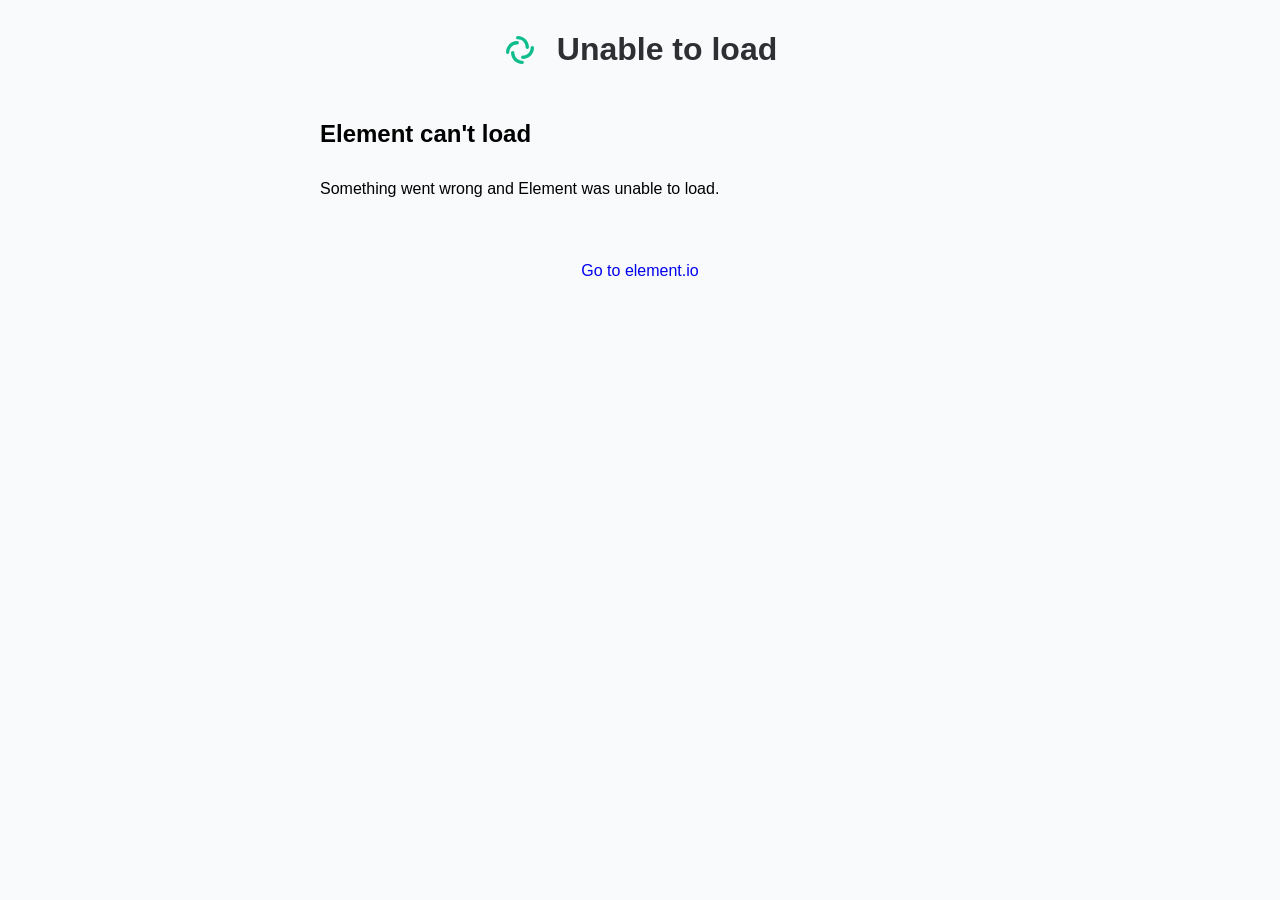
<file: html/static/unable-to-load.html>
<meta name="viewport" content="width=device-width, initial-scale=1.0" />

<head>
    <style type="text/css">
        /* By default, hide the custom IS stuff - enabled in JS */
        #custom_is,
        #is_url {
            display: none;
        }

        html {
            height: 100%;
        }

        body {
            background: #f9fafb;
            max-width: 680px;
            margin: auto;
            font-family:
                -apple-system, BlinkMacSystemFont, "Segoe UI", Roboto, Helvetica, Arial, sans-serif,
                "Apple Color Emoji", "Segoe UI Emoji", "Segoe UI Symbol";
        }

        .mx_Button {
            border: 0;
            border-radius: 4px;
            font-size: 18px;
            margin-left: 4px;
            margin-right: 4px;
            min-width: 80px;
            background-color: #03b381;
            color: #fff;
            cursor: pointer;
            padding: 12px 22px;
            word-break: break-word;
            text-decoration: none;
        }

        .mx_Center {
            justify-content: center;
        }

        .mx_ClearDecoration {
            text-decoration: none !important;
        }

        .mx_HomePage_header {
            color: #2e2f32;
            display: flex;
            align-items: center;
            justify-content: center;
        }

        .mx_HomePage h3 {
            margin-top: 30px;
        }

        .mx_HomePage_col {
            display: flex;
            flex-direction: row;
        }

        .mx_HomePage_row {
            flex: 1 1 0;
            display: flex;
            flex-direction: row;
            flex-wrap: wrap;
        }

        .mx_HomePage_logo {
            margin-right: 20px;
            margin-top: -10px;
        }

        .mx_HomePage_container {
            display: block !important;
            margin: 10px 20px;
        }

        .mx_HomePage_errorContainer {
            display: none; /* shown in JS if needed */
            margin: 20px;
            border: 1px solid red;
            background-color: #ffb9b9;
            padding: 5px;
        }

        .mx_HomePage_container h1,
        .mx_HomePage_container h2,
        .mx_HomePage_container h3,
        .mx_HomePage_container h4 {
            font-weight: 600;
            margin-bottom: 32px;
        }

        .mx_Spacer {
            margin-top: 24px;
        }

        .mx_FooterLink {
            color: ##0dbd8b;
            text-decoration: none;
        }

        .mx_Subtext {
            font-size: 14px;
        }

        .mx_SubtextTop {
            margin-top: 32px;
        }

        @media screen and (max-width: 1120px) {
            body {
                font-size: 20px;
            }

            h1 {
                font-size: 20px;
            }

            h4 {
                font-size: 16px;
            }

            .mx_Button {
                font-size: 18px;
                padding: 14px 28px;
            }

            .mx_HomePage_header {
                justify-content: left;
            }

            .mx_Spacer {
                margin-top: 24px;
            }
        }
    </style>

    <meta name="apple-itunes-app" content="app-id=id1083446067" />
</head>

<body>
    <div class="mx_HomePage_errorContainer">
        <!-- populated by JS if needed -->
    </div>

    <div class="mx_HomePage_container">
        <div class="mx_HomePage_header">
            <span class="mx_HomePage_logo">
                <svg width="34" height="42" viewBox="0 0 34 42" fill="none" xmlns="http://www.w3.org/2000/svg">
                    <path
                        fill-rule="evenodd"
                        clip-rule="evenodd"
                        d="M13.08 8.68C13.08 7.75216 13.8321 7 14.76 7C20.9456 7 25.96 12.0144 25.96 18.2C25.96 19.1278 25.2078 19.88 24.28 19.88C23.3521 19.88 22.6 19.1278 22.6 18.2C22.6 13.8701 19.0899 10.36 14.76 10.36C13.8321 10.36 13.08 9.60784 13.08 8.68Z"
                        fill="#0DBD8B"
                    />
                    <path
                        fill-rule="evenodd"
                        clip-rule="evenodd"
                        d="M20.92 33.32C20.92 34.2478 20.1679 35 19.24 35C13.0544 35 8.04001 29.9856 8.04001 23.8C8.04001 22.8722 8.79217 22.12 9.72001 22.12C10.6478 22.12 11.4 22.8722 11.4 23.8C11.4 28.1299 14.9101 31.64 19.24 31.64C20.1679 31.64 20.92 32.3922 20.92 33.32Z"
                        fill="#0DBD8B"
                    />
                    <path
                        fill-rule="evenodd"
                        clip-rule="evenodd"
                        d="M4.68 24.9199C3.75216 24.9199 3 24.1678 3 23.2399C3 17.0543 8.01441 12.0399 14.2 12.0399C15.1278 12.0399 15.88 12.7921 15.88 13.7199C15.88 14.6478 15.1278 15.3999 14.2 15.3999C9.87009 15.3999 6.36 18.91 6.36 23.2399C6.36 24.1678 5.60784 24.9199 4.68 24.9199Z"
                        fill="#0DBD8B"
                    />
                    <path
                        fill-rule="evenodd"
                        clip-rule="evenodd"
                        d="M29.32 17.0801C30.2478 17.0801 31 17.8322 31 18.7601C31 24.9457 25.9856 29.9601 19.8 29.9601C18.8722 29.9601 18.12 29.2079 18.12 28.2801C18.12 27.3522 18.8722 26.6001 19.8 26.6001C24.1299 26.6001 27.64 23.09 27.64 18.7601C27.64 17.8322 28.3922 17.0801 29.32 17.0801Z"
                        fill="#0DBD8B"
                    />
                </svg>
            </span>
            <h1>Unable to load</h1>
        </div>
        <div class="mx_HomePage_col">
            <div class="mx_HomePage_row">
                <div>
                    <h2 id="step1_heading">Element can't load</h2>
                    <p>Something went wrong and Element was unable to load.</p>
                </div>
            </div>
        </div>
        <div class="mx_HomePage_row mx_Center mx_Spacer">
            <p class="mx_Spacer">
                <a href="https://element.io" target="_blank" class="mx_FooterLink"> Go to element.io </a>
            </p>
        </div>
    </div>
</body>
</file>
